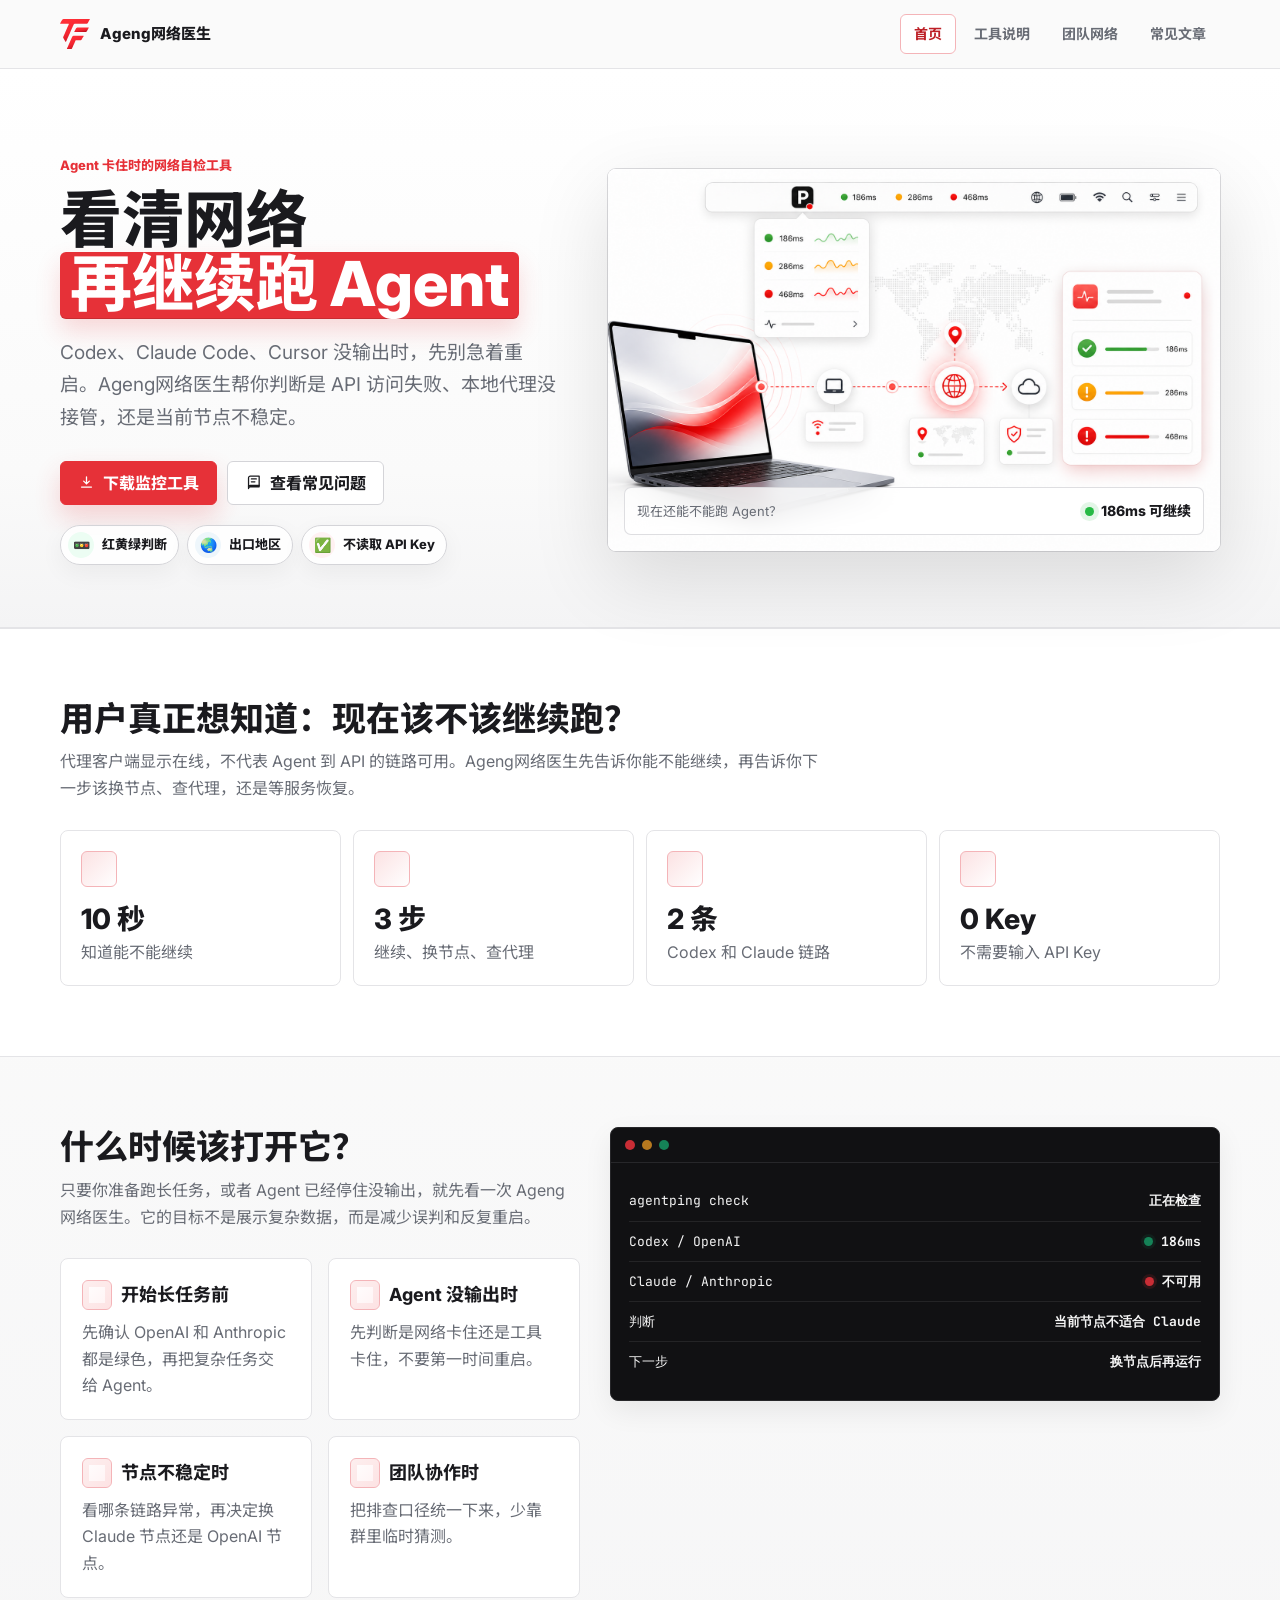
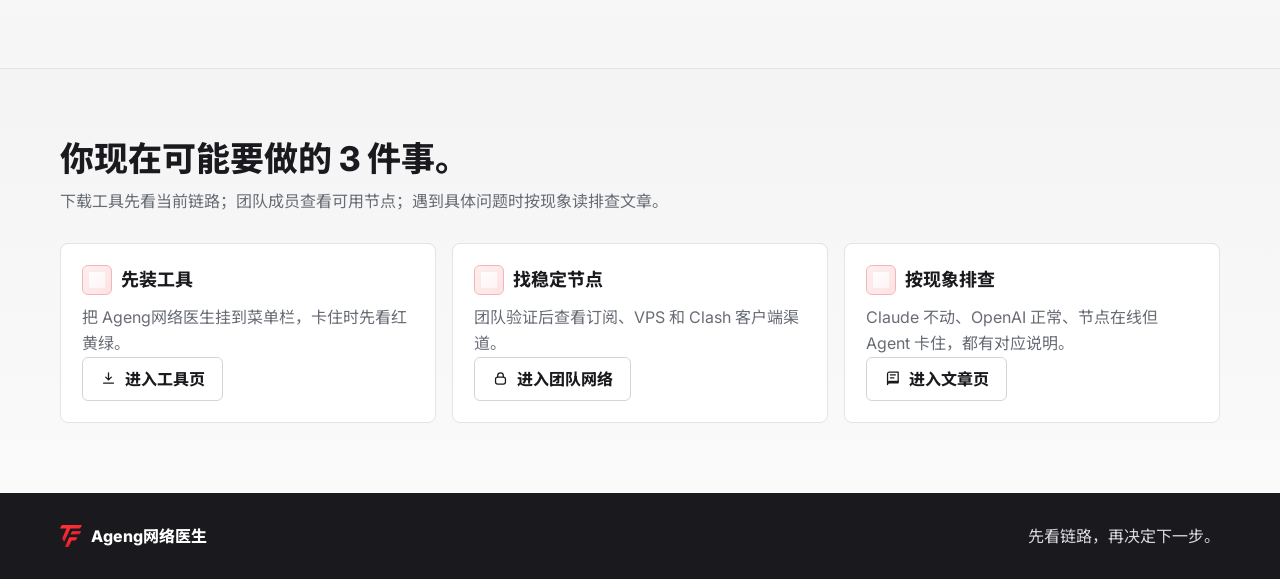
<file: website/index.html>
<!doctype html>
<html lang="zh-CN">
  <head>
    <meta charset="utf-8">
    <meta name="viewport" content="width=device-width, initial-scale=1">
    <meta name="color-scheme" content="light">
    <meta name="format-detection" content="telephone=no">
    <meta name="author" content="TranFu">
    <meta name="robots" content="index, follow">
    <title>Ageng网络医生 - Agent 卡住时先看网络哪里坏了</title>
    <meta name="description" content="Codex、Claude Code、Cursor 没反应时，Ageng网络医生帮你判断是 API 链路、代理规则、出口节点，还是工具本身卡住。">
    <link rel="canonical" href="https://agentping-app.tranfu.com/">
    <meta property="og:type" content="website">
    <meta property="og:site_name" content="Ageng网络医生 by TranFu">
    <meta property="og:locale" content="zh_CN">
    <meta property="og:url" content="https://agentping-app.tranfu.com/">
    <meta property="og:title" content="Ageng网络医生 - Agent 卡住时先看网络哪里坏了">
    <meta property="og:description" content="Codex、Claude Code、Cursor 没反应时，Ageng网络医生帮你判断是 API 链路、代理规则、出口节点，还是工具本身卡住。">
    <meta property="og:image" content="https://tranfu.com/brand/logo/social/og-image-1200x630.png">
    <meta property="og:image:secure_url" content="https://tranfu.com/brand/logo/social/og-image-1200x630.png">
    <meta property="og:image:type" content="image/png">
    <meta property="og:image:width" content="1200">
    <meta property="og:image:height" content="630">
    <meta property="og:image:alt" content="TranFu Ageng网络医生 网络监控工具">
    <meta name="twitter:card" content="summary_large_image">
    <meta name="twitter:title" content="Ageng网络医生 - Agent 卡住时先看网络哪里坏了">
    <meta name="twitter:description" content="Codex、Claude Code、Cursor 没反应时，Ageng网络医生帮你判断是 API 链路、代理规则、出口节点，还是工具本身卡住。">
    <meta name="twitter:image" content="https://tranfu.com/brand/logo/social/og-image-1200x630.png">
    <link rel="image_src" href="https://tranfu.com/brand/logo/social/og-image-1200x630.png">
    <link rel="shortcut icon" href="assets/brand/favicon.ico">
    <link rel="icon" type="image/svg+xml" href="assets/brand/logo-badge-rounded-rect-on-light.svg">
    <link rel="icon" type="image/png" sizes="32x32" href="assets/brand/favicon-32x32.png">
    <link rel="icon" type="image/png" sizes="16x16" href="assets/brand/favicon-16x16.png">
    <link rel="apple-touch-icon" sizes="180x180" href="assets/brand/apple-touch-icon-180.png">
    <link rel="apple-touch-icon-precomposed" sizes="180x180" href="assets/brand/apple-touch-icon-180.png">
    <link rel="manifest" href="site.webmanifest">
    <meta name="theme-color" content="#E63138">
    <link rel="preconnect" href="https://fonts.googleapis.com">
    <link rel="preconnect" href="https://fonts.gstatic.com" crossorigin>
    <link rel="stylesheet" href="https://fonts.googleapis.com/css2?family=Inter:wght@400;500;600;700;800&family=Noto+Sans+SC:wght@400;500;600;700;800&family=JetBrains+Mono:wght@400;500;600;700&display=swap">
    <link rel="stylesheet" href="styles.css">
    <script type="application/ld+json">{"@context":"https://schema.org","@type":"Organization","@id":"https://tranfu.com#organization","name":"TranFu","url":"https://tranfu.com","logo":"https://tranfu.com/brand/logo/png/apple-touch-icon-180.png","description":"让 AI Agent 干活，你只做决策"}</script>
  </head>
  <body>
    <header class="site-header">
      <nav class="nav">
        <a class="brand" href="index.html"><img class="brand-logo" src="assets/brand/logo-symbol-primary-on-light.svg" width="28" height="28" alt="TranFu"><span>Ageng网络医生</span></a>
        <div class="nav-links">
          <a class="active" href="index.html">首页</a>
          <a href="tool.html">工具说明</a>
          <a href="vpn.html">团队网络</a>
          <a href="articles.html">常见文章</a>
        </div>
      </nav>
    </header>

    <main>
      <section class="hero">
        <div class="hero-layout">
          <div class="hero-content">
            <p class="eyebrow">Agent 卡住时的网络自检工具</p>
            <h1><span class="headline-line">看清网络</span><span class="text-highlight headline-line">再继续跑 Agent</span></h1>
            <p class="hero-copy">Codex、Claude Code、Cursor 没输出时，先别急着重启。Ageng网络医生帮你判断是 API 访问失败、本地代理没接管，还是当前节点不稳定。</p>
            <div class="actions">
              <a class="button primary" href="tool.html"><svg class="button-icon" aria-hidden="true"><use href="assets/visuals.svg#icon-download"></use></svg>下载监控工具</a>
              <a class="button secondary" href="articles.html"><svg class="button-icon" aria-hidden="true"><use href="assets/visuals.svg#icon-book"></use></svg>查看常见问题</a>
            </div>
            <div class="trust-row" aria-label="Ageng网络医生 关键能力">
              <span class="trust-chip trust-green"><span class="trust-icon" aria-hidden="true">🚥</span><strong>红黄绿判断</strong></span>
              <span class="trust-chip trust-blue"><span class="trust-icon" aria-hidden="true">🌏</span><strong>出口地区</strong></span>
              <span class="trust-chip trust-red"><span class="trust-icon" aria-hidden="true">✅</span><strong>不读取 API Key</strong></span>
            </div>
          </div>
          <figure class="hero-art-card" aria-label="Ageng网络医生 网络链路监控插图">
            <img class="hero-art-image" src="assets/agent-network-doctor-hero.png" width="1586" height="992" alt="Ageng网络医生显示菜单栏状态、出口节点、链路延迟和红黄绿诊断结果">
            <figcaption class="hero-art-caption">
              <span>现在还能不能跑 Agent？</span>
              <strong><i></i>186ms 可继续</strong>
            </figcaption>
          </figure>
        </div>
      </section>

      <section class="section soft">
        <div class="wrap">
          <div class="section-head">
            <h2>用户真正想知道：现在该不该继续跑？</h2>
            <p>代理客户端显示在线，不代表 Agent 到 API 的链路可用。Ageng网络医生先告诉你能不能继续，再告诉你下一步该换节点、查代理，还是等服务恢复。</p>
          </div>
          <div class="metric-band">
            <div class="metric"><strong>10 秒</strong><span>知道能不能继续</span></div>
            <div class="metric"><strong>3 步</strong><span>继续、换节点、查代理</span></div>
            <div class="metric"><strong>2 条</strong><span>Codex 和 Claude 链路</span></div>
            <div class="metric"><strong>0 Key</strong><span>不需要输入 API Key</span></div>
          </div>
        </div>
      </section>

      <section class="section">
        <div class="wrap product-strip">
          <div>
            <div class="section-head">
              <h2>什么时候该打开它？</h2>
              <p>只要你准备跑长任务，或者 Agent 已经停住没输出，就先看一次 Ageng网络医生。它的目标不是展示复杂数据，而是减少误判和反复重启。</p>
            </div>
            <div class="grid two">
              <div class="card"><h3>开始长任务前</h3><p>先确认 OpenAI 和 Anthropic 都是绿色，再把复杂任务交给 Agent。</p></div>
              <div class="card"><h3>Agent 没输出时</h3><p>先判断是网络卡住还是工具卡住，不要第一时间重启。</p></div>
              <div class="card"><h3>节点不稳定时</h3><p>看哪条链路异常，再决定换 Claude 节点还是 OpenAI 节点。</p></div>
              <div class="card"><h3>团队协作时</h3><p>把排查口径统一下来，少靠群里临时猜测。</p></div>
            </div>
          </div>
          <div class="console" aria-label="Ageng网络医生 诊断示例">
            <div class="console-bar"><span></span><span></span><span></span></div>
            <div class="console-body">
              <div class="console-line"><span>agentping check</span><strong>正在检查</strong></div>
              <div class="console-line"><span>Codex / OpenAI</span><strong><span class="status-dot"></span>186ms</strong></div>
              <div class="console-line"><span>Claude / Anthropic</span><strong><span class="status-dot red"></span>不可用</strong></div>
              <div class="console-line"><span>判断</span><strong>当前节点不适合 Claude</strong></div>
              <div class="console-line"><span>下一步</span><strong>换节点后再运行</strong></div>
            </div>
          </div>
        </div>
      </section>

      <section class="section deep">
        <div class="wrap">
          <div class="section-head">
            <h2>你现在可能要做的 3 件事。</h2>
            <p>下载工具先看当前链路；团队成员查看可用节点；遇到具体问题时按现象读排查文章。</p>
          </div>
          <div class="grid three">
            <div class="card"><h3>先装工具</h3><p>把 Ageng网络医生挂到菜单栏，卡住时先看红黄绿。</p><a class="button light" href="tool.html"><svg class="button-icon" aria-hidden="true"><use href="assets/visuals.svg#icon-download"></use></svg>进入工具页</a></div>
            <div class="card"><h3>找稳定节点</h3><p>团队验证后查看订阅、VPS 和 Clash 客户端渠道。</p><a class="button light" href="vpn.html"><svg class="button-icon" aria-hidden="true"><use href="assets/visuals.svg#icon-lock"></use></svg>进入团队网络</a></div>
            <div class="card"><h3>按现象排查</h3><p>Claude 不动、OpenAI 正常、节点在线但 Agent 卡住，都有对应说明。</p><a class="button light" href="articles.html"><svg class="button-icon" aria-hidden="true"><use href="assets/visuals.svg#icon-book"></use></svg>进入文章页</a></div>
          </div>
        </div>
      </section>
    </main>

    <footer class="footer">
      <div class="wrap">
        <span class="footer-brand"><img src="assets/brand/logo-symbol-primary-on-dark.svg" width="22" height="22" alt="TranFu">Ageng网络医生</span>
        <span>先看链路，再决定下一步。</span>
      </div>
    </footer>
    <script src="site.js"></script>
  </body>
</html>
</file>
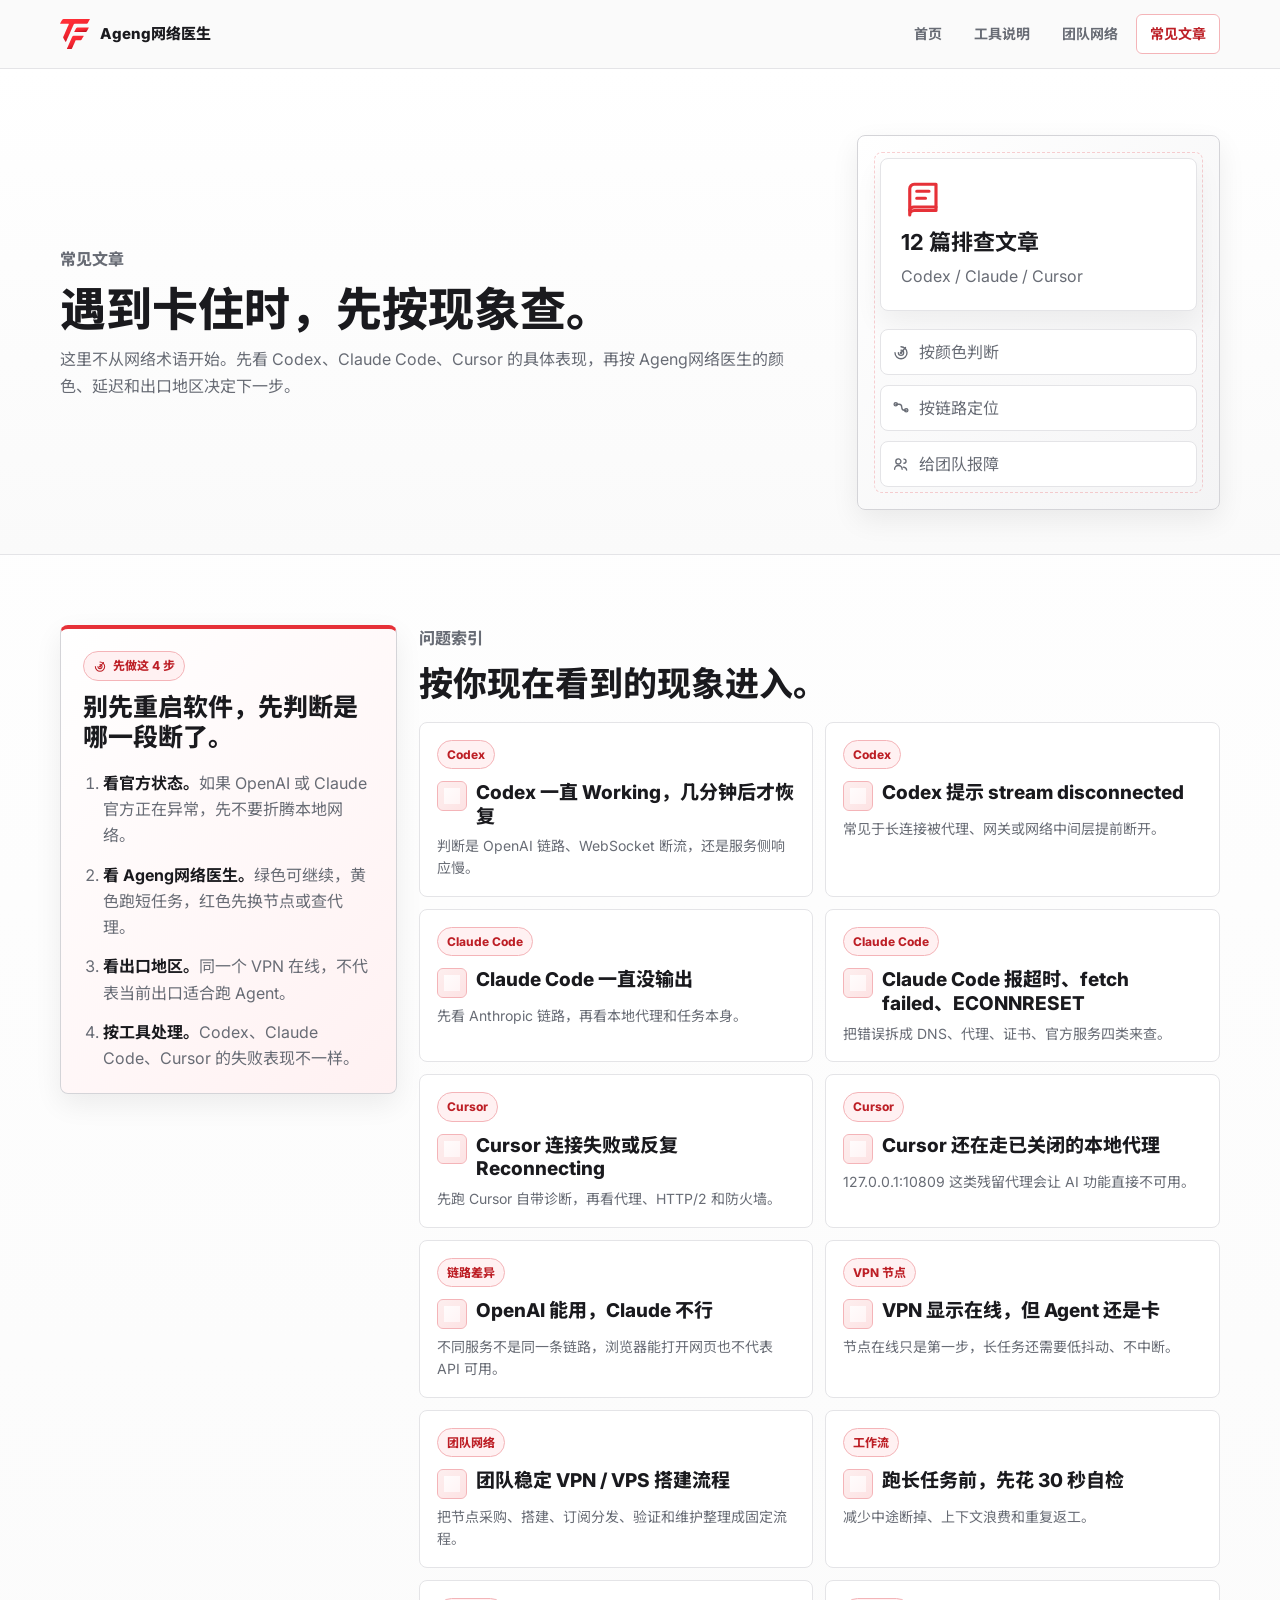
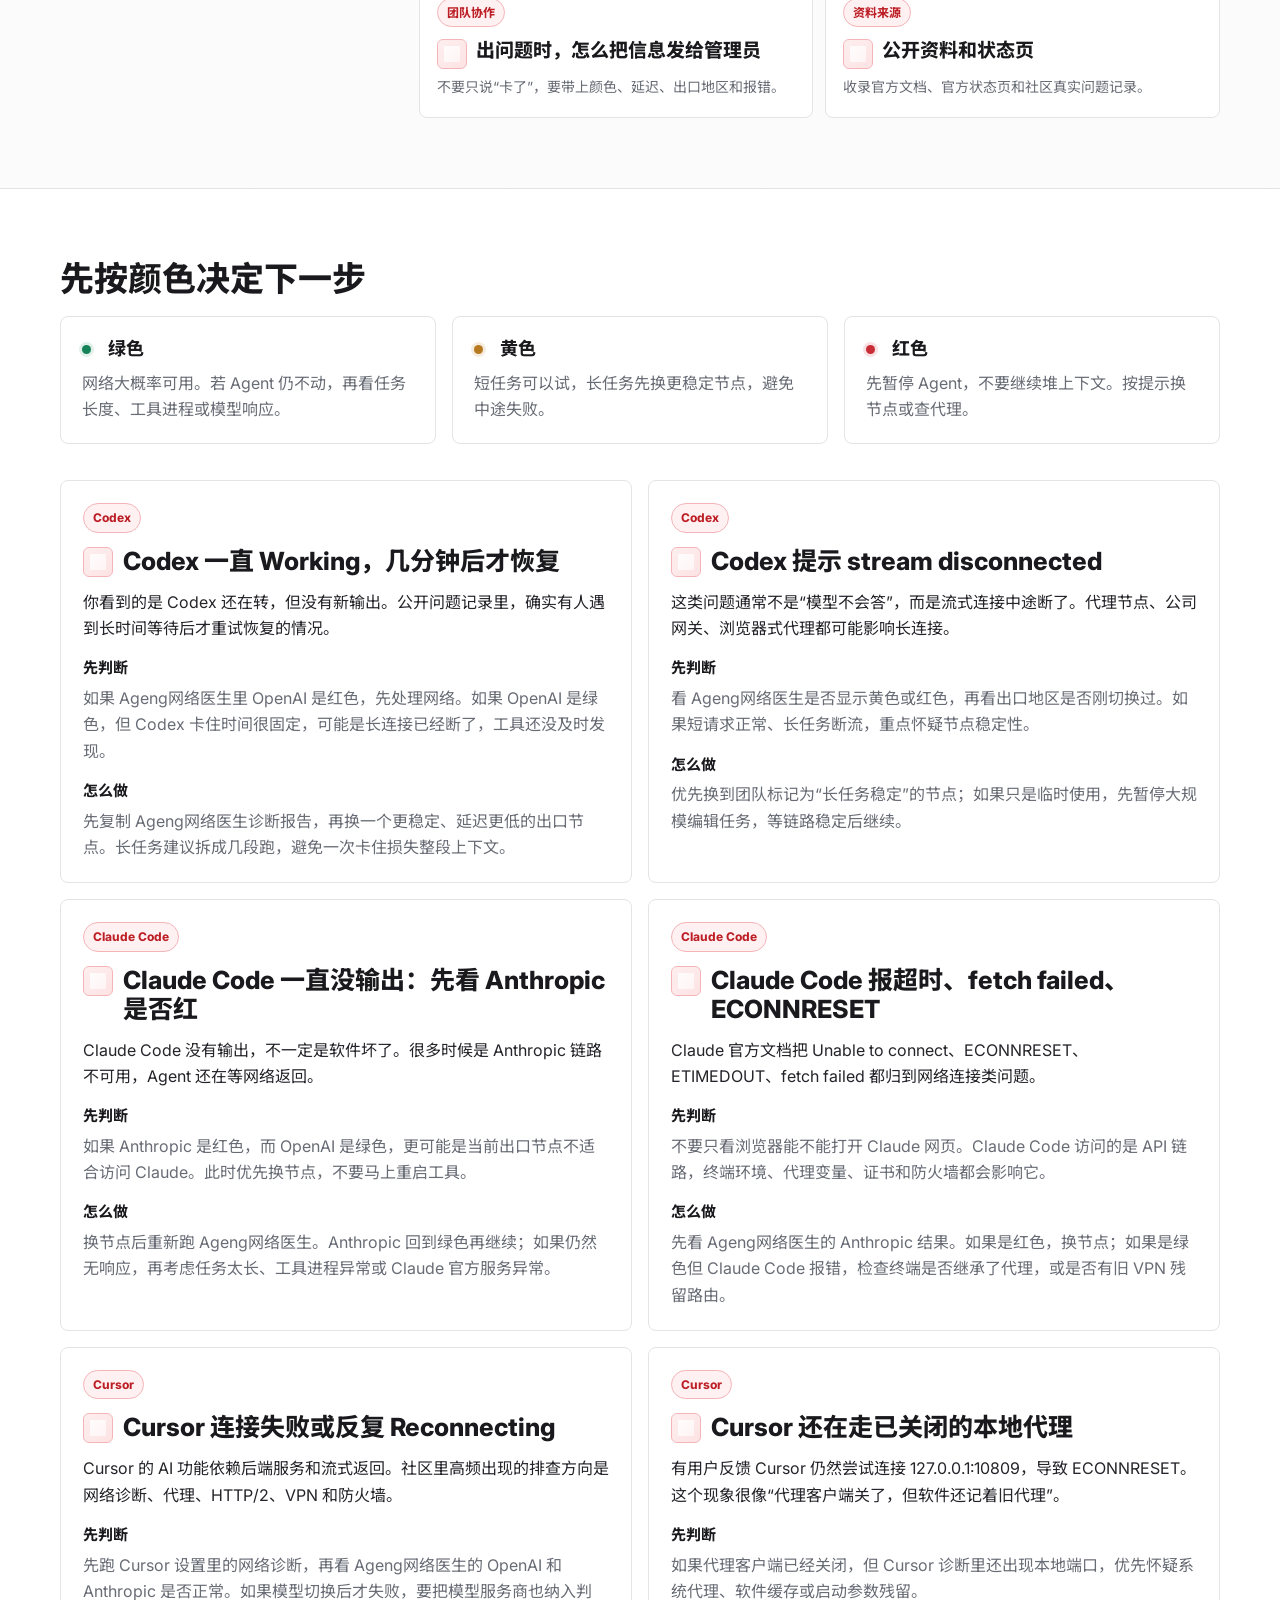
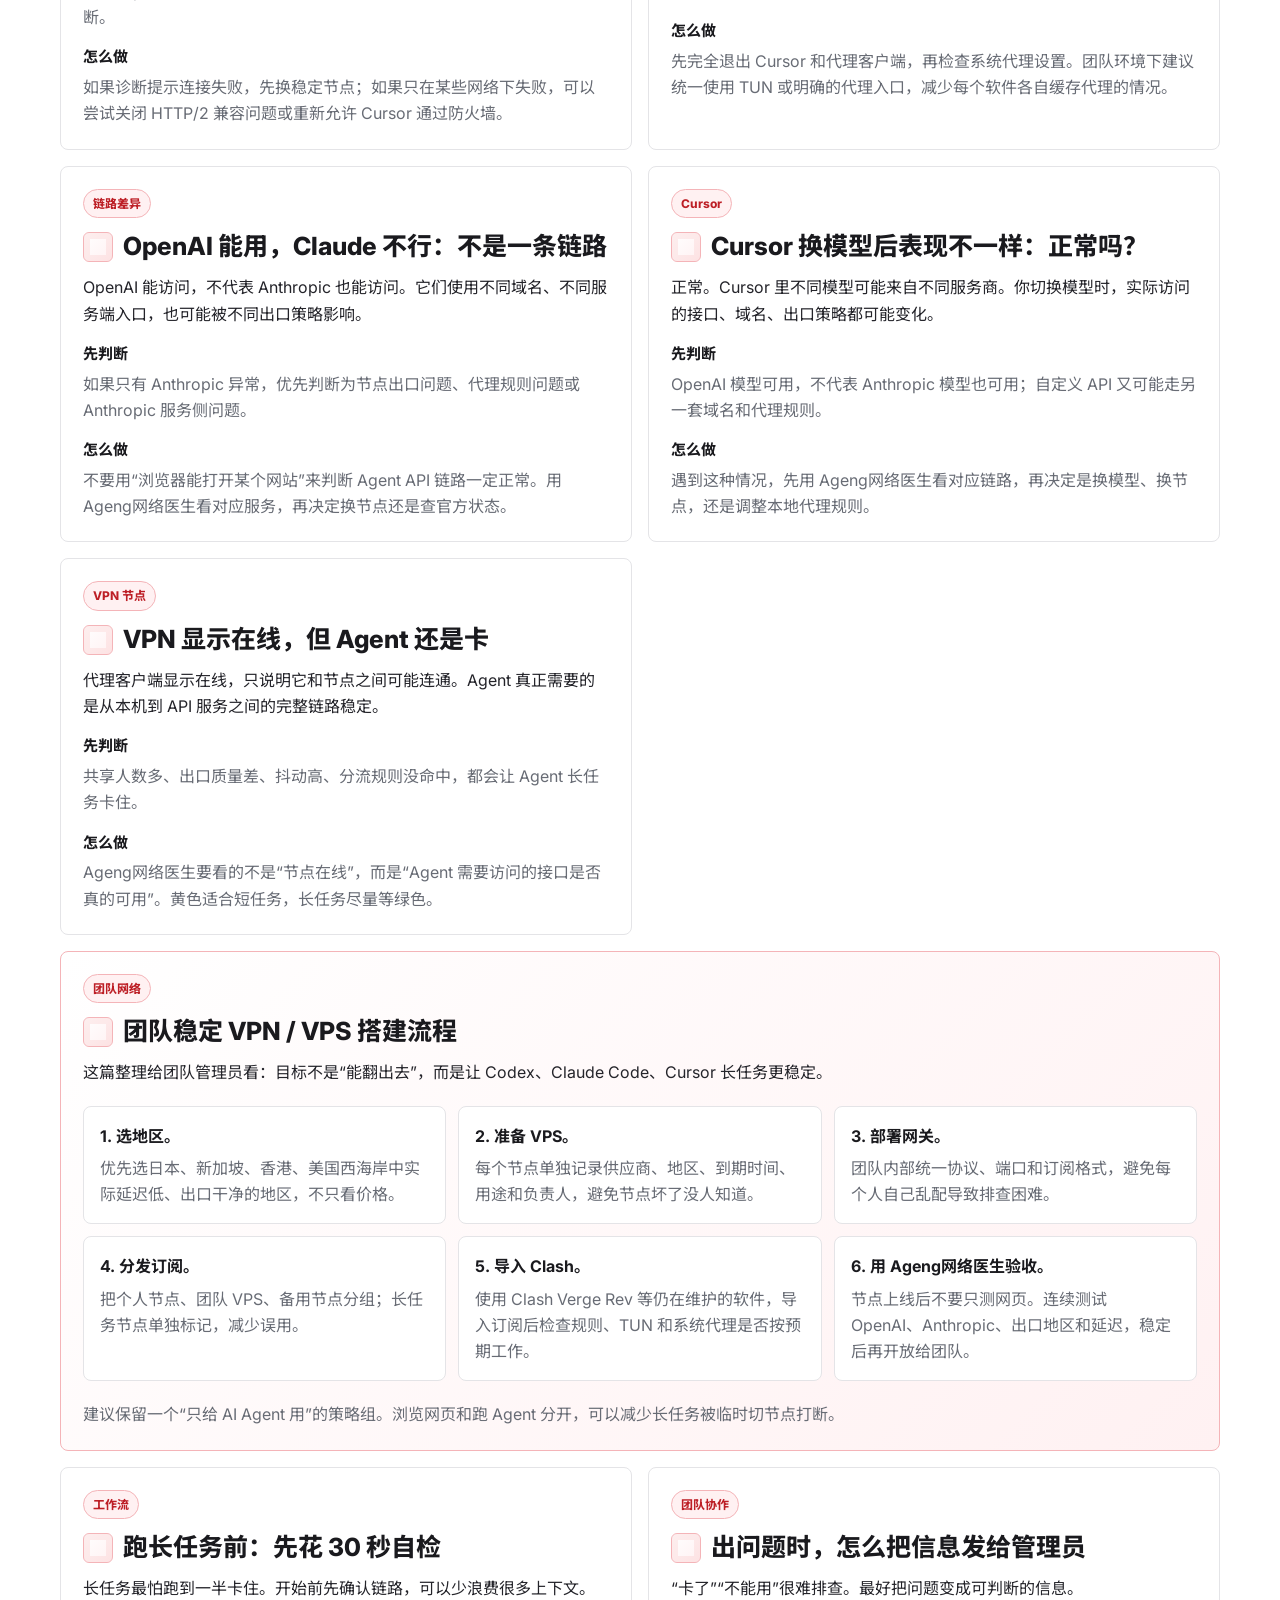
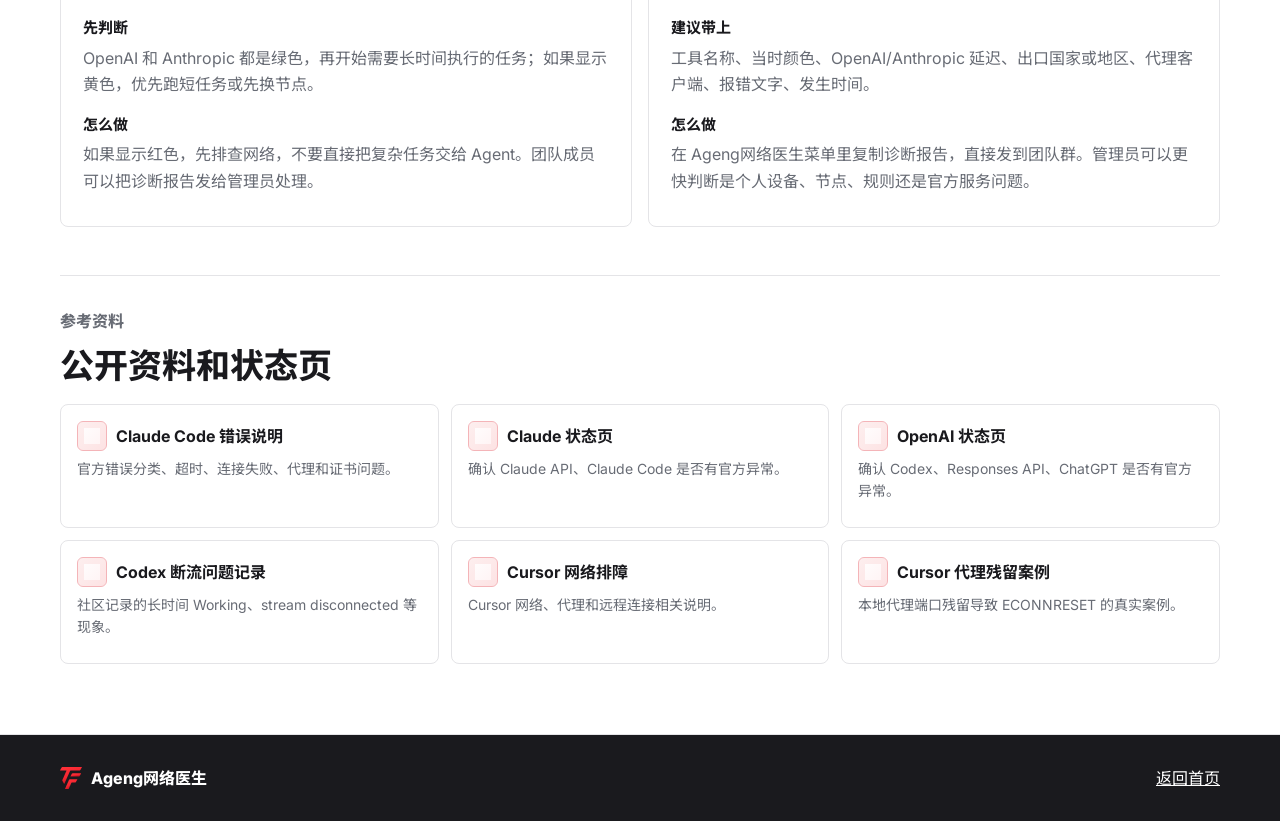
<file: website/articles.html>
<!doctype html>
<html lang="zh-CN">
  <head>
    <meta charset="utf-8">
    <meta name="viewport" content="width=device-width, initial-scale=1">
    <meta name="color-scheme" content="light">
    <meta name="format-detection" content="telephone=no">
    <meta name="author" content="TranFu">
    <meta name="robots" content="index, follow">
    <title>常见问题 - Ageng网络医生</title>
    <meta name="description" content="Codex、Claude Code、Cursor 卡住、断流、超时、代理失效时怎么排查：按现象定位网络问题，整理团队 VPN/VPS 搭建和使用流程。">
    <link rel="canonical" href="https://agentping-app.tranfu.com/articles.html">
    <meta property="og:type" content="website">
    <meta property="og:site_name" content="Ageng网络医生 by TranFu">
    <meta property="og:locale" content="zh_CN">
    <meta property="og:url" content="https://agentping-app.tranfu.com/articles.html">
    <meta property="og:title" content="常见问题 - Ageng网络医生">
    <meta property="og:description" content="Codex、Claude Code、Cursor 卡住、断流、超时、代理失效时怎么排查：按现象定位网络问题，整理团队 VPN/VPS 搭建和使用流程。">
    <meta property="og:image" content="https://tranfu.com/brand/logo/social/og-image-1200x630.png">
    <meta property="og:image:secure_url" content="https://tranfu.com/brand/logo/social/og-image-1200x630.png">
    <meta property="og:image:type" content="image/png">
    <meta property="og:image:width" content="1200">
    <meta property="og:image:height" content="630">
    <meta property="og:image:alt" content="TranFu Ageng网络医生 网络监控工具">
    <meta name="twitter:card" content="summary_large_image">
    <meta name="twitter:title" content="常见问题 - Ageng网络医生">
    <meta name="twitter:description" content="Codex、Claude Code、Cursor 卡住、断流、超时、代理失效时怎么排查：按现象定位网络问题，整理团队 VPN/VPS 搭建和使用流程。">
    <meta name="twitter:image" content="https://tranfu.com/brand/logo/social/og-image-1200x630.png">
    <link rel="image_src" href="https://tranfu.com/brand/logo/social/og-image-1200x630.png">
    <link rel="shortcut icon" href="assets/brand/favicon.ico">
    <link rel="icon" type="image/svg+xml" href="assets/brand/logo-badge-rounded-rect-on-light.svg">
    <link rel="icon" type="image/png" sizes="32x32" href="assets/brand/favicon-32x32.png">
    <link rel="icon" type="image/png" sizes="16x16" href="assets/brand/favicon-16x16.png">
    <link rel="apple-touch-icon" sizes="180x180" href="assets/brand/apple-touch-icon-180.png">
    <link rel="apple-touch-icon-precomposed" sizes="180x180" href="assets/brand/apple-touch-icon-180.png">
    <link rel="manifest" href="site.webmanifest">
    <meta name="theme-color" content="#E63138">
    <link rel="preconnect" href="https://fonts.googleapis.com">
    <link rel="preconnect" href="https://fonts.gstatic.com" crossorigin>
    <link rel="stylesheet" href="https://fonts.googleapis.com/css2?family=Inter:wght@400;500;600;700;800&family=Noto+Sans+SC:wght@400;500;600;700;800&family=JetBrains+Mono:wght@400;500;600;700&display=swap">
    <link rel="stylesheet" href="styles.css">
    <script type="application/ld+json">{"@context":"https://schema.org","@type":"Organization","@id":"https://tranfu.com#organization","name":"TranFu","url":"https://tranfu.com","logo":"https://tranfu.com/brand/logo/png/apple-touch-icon-180.png","description":"让 AI Agent 干活，你只做决策"}</script>
  </head>
  <body>
    <header class="site-header">
      <nav class="nav">
        <a class="brand" href="index.html"><img class="brand-logo" src="assets/brand/logo-symbol-primary-on-light.svg" width="28" height="28" alt="TranFu"><span>Ageng网络医生</span></a>
        <div class="nav-links">
          <a href="index.html">首页</a>
          <a href="tool.html">工具说明</a>
          <a href="vpn.html">团队网络</a>
          <a class="active" href="articles.html">常见文章</a>
        </div>
      </nav>
    </header>

    <main>
      <section class="page-hero">
        <div class="wrap page-hero-grid">
          <div class="page-title">
            <p class="eyebrow">常见文章</p>
            <h1>遇到卡住时，先按现象查。</h1>
            <p>这里不从网络术语开始。先看 Codex、Claude Code、Cursor 的具体表现，再按 Ageng网络医生的颜色、延迟和出口地区决定下一步。</p>
          </div>
          <div class="page-visual article-visual" aria-label="网络问题知识库示意">
            <div class="knowledge-card primary">
              <svg aria-hidden="true"><use href="assets/visuals.svg#icon-book"></use></svg>
              <strong>12 篇排查文章</strong>
              <span>Codex / Claude / Cursor</span>
            </div>
            <div class="knowledge-grid">
              <span><svg class="inline-icon" aria-hidden="true"><use href="assets/visuals.svg#icon-radar"></use></svg>按颜色判断</span>
              <span><svg class="inline-icon" aria-hidden="true"><use href="assets/visuals.svg#icon-route"></use></svg>按链路定位</span>
              <span><svg class="inline-icon" aria-hidden="true"><use href="assets/visuals.svg#icon-users"></use></svg>给团队报障</span>
            </div>
          </div>
        </div>
      </section>

      <section class="section">
        <div class="wrap">
          <div class="article-hub">
            <aside class="article-diagnostic">
              <span class="article-tag"><svg class="tag-icon" aria-hidden="true"><use href="assets/visuals.svg#icon-radar"></use></svg>先做这 4 步</span>
              <h2>别先重启软件，先判断是哪一段断了。</h2>
              <ol>
                <li><strong>看官方状态。</strong>如果 OpenAI 或 Claude 官方正在异常，先不要折腾本地网络。</li>
                <li><strong>看 Ageng网络医生。</strong>绿色可继续，黄色跑短任务，红色先换节点或查代理。</li>
                <li><strong>看出口地区。</strong>同一个 VPN 在线，不代表当前出口适合跑 Agent。</li>
                <li><strong>按工具处理。</strong>Codex、Claude Code、Cursor 的失败表现不一样。</li>
              </ol>
            </aside>

            <div class="article-index-panel">
              <div class="section-head compact">
                <p class="eyebrow">问题索引</p>
                <h2>按你现在看到的现象进入。</h2>
              </div>
              <div class="article-list">
                <a class="article-item" href="#codex-working">
                  <span class="article-tag">Codex</span>
                  <div><h2>Codex 一直 Working，几分钟后才恢复</h2><p>判断是 OpenAI 链路、WebSocket 断流，还是服务侧响应慢。</p></div>
                </a>
                <a class="article-item" href="#codex-stream">
                  <span class="article-tag">Codex</span>
                  <div><h2>Codex 提示 stream disconnected</h2><p>常见于长连接被代理、网关或网络中间层提前断开。</p></div>
                </a>
                <a class="article-item" href="#claude-stuck">
                  <span class="article-tag">Claude Code</span>
                  <div><h2>Claude Code 一直没输出</h2><p>先看 Anthropic 链路，再看本地代理和任务本身。</p></div>
                </a>
                <a class="article-item" href="#claude-timeout">
                  <span class="article-tag">Claude Code</span>
                  <div><h2>Claude Code 报超时、fetch failed、ECONNRESET</h2><p>把错误拆成 DNS、代理、证书、官方服务四类来查。</p></div>
                </a>
                <a class="article-item" href="#cursor-connection">
                  <span class="article-tag">Cursor</span>
                  <div><h2>Cursor 连接失败或反复 Reconnecting</h2><p>先跑 Cursor 自带诊断，再看代理、HTTP/2 和防火墙。</p></div>
                </a>
                <a class="article-item" href="#cursor-proxy-cache">
                  <span class="article-tag">Cursor</span>
                  <div><h2>Cursor 还在走已关闭的本地代理</h2><p>127.0.0.1:10809 这类残留代理会让 AI 功能直接不可用。</p></div>
                </a>
                <a class="article-item" href="#openai-ok-anthropic-bad">
                  <span class="article-tag">链路差异</span>
                  <div><h2>OpenAI 能用，Claude 不行</h2><p>不同服务不是同一条链路，浏览器能打开网页也不代表 API 可用。</p></div>
                </a>
                <a class="article-item" href="#vpn-online-not-enough">
                  <span class="article-tag">VPN 节点</span>
                  <div><h2>VPN 显示在线，但 Agent 还是卡</h2><p>节点在线只是第一步，长任务还需要低抖动、不中断。</p></div>
                </a>
                <a class="article-item" href="#vpn-build-flow">
                  <span class="article-tag">团队网络</span>
                  <div><h2>团队稳定 VPN / VPS 搭建流程</h2><p>把节点采购、搭建、订阅分发、验证和维护整理成固定流程。</p></div>
                </a>
                <a class="article-item" href="#before-long-task">
                  <span class="article-tag">工作流</span>
                  <div><h2>跑长任务前，先花 30 秒自检</h2><p>减少中途断掉、上下文浪费和重复返工。</p></div>
                </a>
                <a class="article-item" href="#team-report">
                  <span class="article-tag">团队协作</span>
                  <div><h2>出问题时，怎么把信息发给管理员</h2><p>不要只说“卡了”，要带上颜色、延迟、出口地区和报错。</p></div>
                </a>
                <a class="article-item" href="#sources">
                  <span class="article-tag">资料来源</span>
                  <div><h2>公开资料和状态页</h2><p>收录官方文档、官方状态页和社区真实问题记录。</p></div>
                </a>
              </div>
            </div>
          </div>
        </div>
      </section>

      <section class="section soft">
        <div class="wrap article-body">
          <div class="quick-guide">
            <h2>先按颜色决定下一步</h2>
            <div class="grid three">
              <div class="card"><h3><span class="status-dot"></span>绿色</h3><p>网络大概率可用。若 Agent 仍不动，再看任务长度、工具进程或模型响应。</p></div>
              <div class="card"><h3><span class="status-dot yellow"></span>黄色</h3><p>短任务可以试，长任务先换更稳定节点，避免中途失败。</p></div>
              <div class="card"><h3><span class="status-dot red"></span>红色</h3><p>先暂停 Agent，不要继续堆上下文。按提示换节点或查代理。</p></div>
            </div>
          </div>

          <div class="article-grid">
            <article class="article-card" id="codex-working">
              <span class="article-tag">Codex</span>
              <h2>Codex 一直 Working，几分钟后才恢复</h2>
              <p class="article-lede">你看到的是 Codex 还在转，但没有新输出。公开问题记录里，确实有人遇到长时间等待后才重试恢复的情况。</p>
              <h3>先判断</h3>
              <p>如果 Ageng网络医生里 OpenAI 是红色，先处理网络。如果 OpenAI 是绿色，但 Codex 卡住时间很固定，可能是长连接已经断了，工具还没及时发现。</p>
              <h3>怎么做</h3>
              <p>先复制 Ageng网络医生诊断报告，再换一个更稳定、延迟更低的出口节点。长任务建议拆成几段跑，避免一次卡住损失整段上下文。</p>
            </article>

            <article class="article-card" id="codex-stream">
              <span class="article-tag">Codex</span>
              <h2>Codex 提示 stream disconnected</h2>
              <p class="article-lede">这类问题通常不是“模型不会答”，而是流式连接中途断了。代理节点、公司网关、浏览器式代理都可能影响长连接。</p>
              <h3>先判断</h3>
              <p>看 Ageng网络医生是否显示黄色或红色，再看出口地区是否刚切换过。如果短请求正常、长任务断流，重点怀疑节点稳定性。</p>
              <h3>怎么做</h3>
              <p>优先换到团队标记为“长任务稳定”的节点；如果只是临时使用，先暂停大规模编辑任务，等链路稳定后继续。</p>
            </article>

            <article class="article-card" id="claude-stuck">
              <span class="article-tag">Claude Code</span>
              <h2>Claude Code 一直没输出：先看 Anthropic 是否红</h2>
              <p class="article-lede">Claude Code 没有输出，不一定是软件坏了。很多时候是 Anthropic 链路不可用，Agent 还在等网络返回。</p>
              <h3>先判断</h3>
              <p>如果 Anthropic 是红色，而 OpenAI 是绿色，更可能是当前出口节点不适合访问 Claude。此时优先换节点，不要马上重启工具。</p>
              <h3>怎么做</h3>
              <p>换节点后重新跑 Ageng网络医生。Anthropic 回到绿色再继续；如果仍然无响应，再考虑任务太长、工具进程异常或 Claude 官方服务异常。</p>
            </article>

            <article class="article-card" id="claude-timeout">
              <span class="article-tag">Claude Code</span>
              <h2>Claude Code 报超时、fetch failed、ECONNRESET</h2>
              <p class="article-lede">Claude 官方文档把 Unable to connect、ECONNRESET、ETIMEDOUT、fetch failed 都归到网络连接类问题。</p>
              <h3>先判断</h3>
              <p>不要只看浏览器能不能打开 Claude 网页。Claude Code 访问的是 API 链路，终端环境、代理变量、证书和防火墙都会影响它。</p>
              <h3>怎么做</h3>
              <p>先看 Ageng网络医生的 Anthropic 结果。如果是红色，换节点；如果是绿色但 Claude Code 报错，检查终端是否继承了代理，或是否有旧 VPN 残留路由。</p>
            </article>

            <article class="article-card" id="cursor-connection">
              <span class="article-tag">Cursor</span>
              <h2>Cursor 连接失败或反复 Reconnecting</h2>
              <p class="article-lede">Cursor 的 AI 功能依赖后端服务和流式返回。社区里高频出现的排查方向是网络诊断、代理、HTTP/2、VPN 和防火墙。</p>
              <h3>先判断</h3>
              <p>先跑 Cursor 设置里的网络诊断，再看 Ageng网络医生的 OpenAI 和 Anthropic 是否正常。如果模型切换后才失败，要把模型服务商也纳入判断。</p>
              <h3>怎么做</h3>
              <p>如果诊断提示连接失败，先换稳定节点；如果只在某些网络下失败，可以尝试关闭 HTTP/2 兼容问题或重新允许 Cursor 通过防火墙。</p>
            </article>

            <article class="article-card" id="cursor-proxy-cache">
              <span class="article-tag">Cursor</span>
              <h2>Cursor 还在走已关闭的本地代理</h2>
              <p class="article-lede">有用户反馈 Cursor 仍然尝试连接 127.0.0.1:10809，导致 ECONNRESET。这个现象很像“代理客户端关了，但软件还记着旧代理”。</p>
              <h3>先判断</h3>
              <p>如果代理客户端已经关闭，但 Cursor 诊断里还出现本地端口，优先怀疑系统代理、软件缓存或启动参数残留。</p>
              <h3>怎么做</h3>
              <p>先完全退出 Cursor 和代理客户端，再检查系统代理设置。团队环境下建议统一使用 TUN 或明确的代理入口，减少每个软件各自缓存代理的情况。</p>
            </article>

            <article class="article-card" id="openai-ok-anthropic-bad">
              <span class="article-tag">链路差异</span>
              <h2>OpenAI 能用，Claude 不行：不是一条链路</h2>
              <p class="article-lede">OpenAI 能访问，不代表 Anthropic 也能访问。它们使用不同域名、不同服务端入口，也可能被不同出口策略影响。</p>
              <h3>先判断</h3>
              <p>如果只有 Anthropic 异常，优先判断为节点出口问题、代理规则问题或 Anthropic 服务侧问题。</p>
              <h3>怎么做</h3>
              <p>不要用“浏览器能打开某个网站”来判断 Agent API 链路一定正常。用 Ageng网络医生看对应服务，再决定换节点还是查官方状态。</p>
            </article>

            <article class="article-card" id="cursor-models">
              <span class="article-tag">Cursor</span>
              <h2>Cursor 换模型后表现不一样：正常吗？</h2>
              <p class="article-lede">正常。Cursor 里不同模型可能来自不同服务商。你切换模型时，实际访问的接口、域名、出口策略都可能变化。</p>
              <h3>先判断</h3>
              <p>OpenAI 模型可用，不代表 Anthropic 模型也可用；自定义 API 又可能走另一套域名和代理规则。</p>
              <h3>怎么做</h3>
              <p>遇到这种情况，先用 Ageng网络医生看对应链路，再决定是换模型、换节点，还是调整本地代理规则。</p>
            </article>

            <article class="article-card" id="vpn-online-not-enough">
              <span class="article-tag">VPN 节点</span>
              <h2>VPN 显示在线，但 Agent 还是卡</h2>
              <p class="article-lede">代理客户端显示在线，只说明它和节点之间可能连通。Agent 真正需要的是从本机到 API 服务之间的完整链路稳定。</p>
              <h3>先判断</h3>
              <p>共享人数多、出口质量差、抖动高、分流规则没命中，都会让 Agent 长任务卡住。</p>
              <h3>怎么做</h3>
              <p>Ageng网络医生要看的不是“节点在线”，而是“Agent 需要访问的接口是否真的可用”。黄色适合短任务，长任务尽量等绿色。</p>
            </article>

            <article class="article-card featured" id="vpn-build-flow">
              <span class="article-tag">团队网络</span>
              <h2>团队稳定 VPN / VPS 搭建流程</h2>
              <p class="article-lede">这篇整理给团队管理员看：目标不是“能翻出去”，而是让 Codex、Claude Code、Cursor 长任务更稳定。</p>
              <div class="process-list">
                <div><strong>1. 选地区。</strong><p>优先选日本、新加坡、香港、美国西海岸中实际延迟低、出口干净的地区，不只看价格。</p></div>
                <div><strong>2. 准备 VPS。</strong><p>每个节点单独记录供应商、地区、到期时间、用途和负责人，避免节点坏了没人知道。</p></div>
                <div><strong>3. 部署网关。</strong><p>团队内部统一协议、端口和订阅格式，避免每个人自己乱配导致排查困难。</p></div>
                <div><strong>4. 分发订阅。</strong><p>把个人节点、团队 VPS、备用节点分组；长任务节点单独标记，减少误用。</p></div>
                <div><strong>5. 导入 Clash。</strong><p>使用 Clash Verge Rev 等仍在维护的软件，导入订阅后检查规则、TUN 和系统代理是否按预期工作。</p></div>
                <div><strong>6. 用 Ageng网络医生验收。</strong><p>节点上线后不要只测网页。连续测试 OpenAI、Anthropic、出口地区和延迟，稳定后再开放给团队。</p></div>
              </div>
              <p>建议保留一个“只给 AI Agent 用”的策略组。浏览网页和跑 Agent 分开，可以减少长任务被临时切节点打断。</p>
            </article>

            <article class="article-card" id="before-long-task">
              <span class="article-tag">工作流</span>
              <h2>跑长任务前：先花 30 秒自检</h2>
              <p class="article-lede">长任务最怕跑到一半卡住。开始前先确认链路，可以少浪费很多上下文。</p>
              <h3>先判断</h3>
              <p>OpenAI 和 Anthropic 都是绿色，再开始需要长时间执行的任务；如果显示黄色，优先跑短任务或先换节点。</p>
              <h3>怎么做</h3>
              <p>如果显示红色，先排查网络，不要直接把复杂任务交给 Agent。团队成员可以把诊断报告发给管理员处理。</p>
            </article>

            <article class="article-card" id="team-report">
              <span class="article-tag">团队协作</span>
              <h2>出问题时，怎么把信息发给管理员</h2>
              <p class="article-lede">“卡了”“不能用”很难排查。最好把问题变成可判断的信息。</p>
              <h3>建议带上</h3>
              <p>工具名称、当时颜色、OpenAI/Anthropic 延迟、出口国家或地区、代理客户端、报错文字、发生时间。</p>
              <h3>怎么做</h3>
              <p>在 Ageng网络医生菜单里复制诊断报告，直接发到团队群。管理员可以更快判断是个人设备、节点、规则还是官方服务问题。</p>
            </article>
          </div>

          <section class="source-panel" id="sources">
            <div class="section-head compact">
              <p class="eyebrow">参考资料</p>
              <h2>公开资料和状态页</h2>
            </div>
            <div class="source-grid">
              <a class="source-card" href="https://code.claude.com/docs/en/errors" target="_blank" rel="noreferrer"><strong>Claude Code 错误说明</strong><span>官方错误分类、超时、连接失败、代理和证书问题。</span></a>
              <a class="source-card" href="https://status.claude.com/" target="_blank" rel="noreferrer"><strong>Claude 状态页</strong><span>确认 Claude API、Claude Code 是否有官方异常。</span></a>
              <a class="source-card" href="https://status.openai.com/" target="_blank" rel="noreferrer"><strong>OpenAI 状态页</strong><span>确认 Codex、Responses API、ChatGPT 是否有官方异常。</span></a>
              <a class="source-card" href="https://github.com/openai/codex/issues/23807" target="_blank" rel="noreferrer"><strong>Codex 断流问题记录</strong><span>社区记录的长时间 Working、stream disconnected 等现象。</span></a>
              <a class="source-card" href="https://cursor.com/help/troubleshooting/network" target="_blank" rel="noreferrer"><strong>Cursor 网络排障</strong><span>Cursor 网络、代理和远程连接相关说明。</span></a>
              <a class="source-card" href="https://forum.cursor.com/t/bug-ai-features-completely-broken-econnreset-stuck-on-local-proxy-127-0-0-1-port-10809/152454" target="_blank" rel="noreferrer"><strong>Cursor 代理残留案例</strong><span>本地代理端口残留导致 ECONNRESET 的真实案例。</span></a>
            </div>
          </section>
        </div>
      </section>
    </main>

    <footer class="footer">
      <div class="wrap">
        <span class="footer-brand"><img src="assets/brand/logo-symbol-primary-on-dark.svg" width="22" height="22" alt="TranFu">Ageng网络医生</span>
        <span><a href="index.html">返回首页</a></span>
      </div>
    </footer>
    <script src="site.js"></script>
  </body>
</html>
</file>
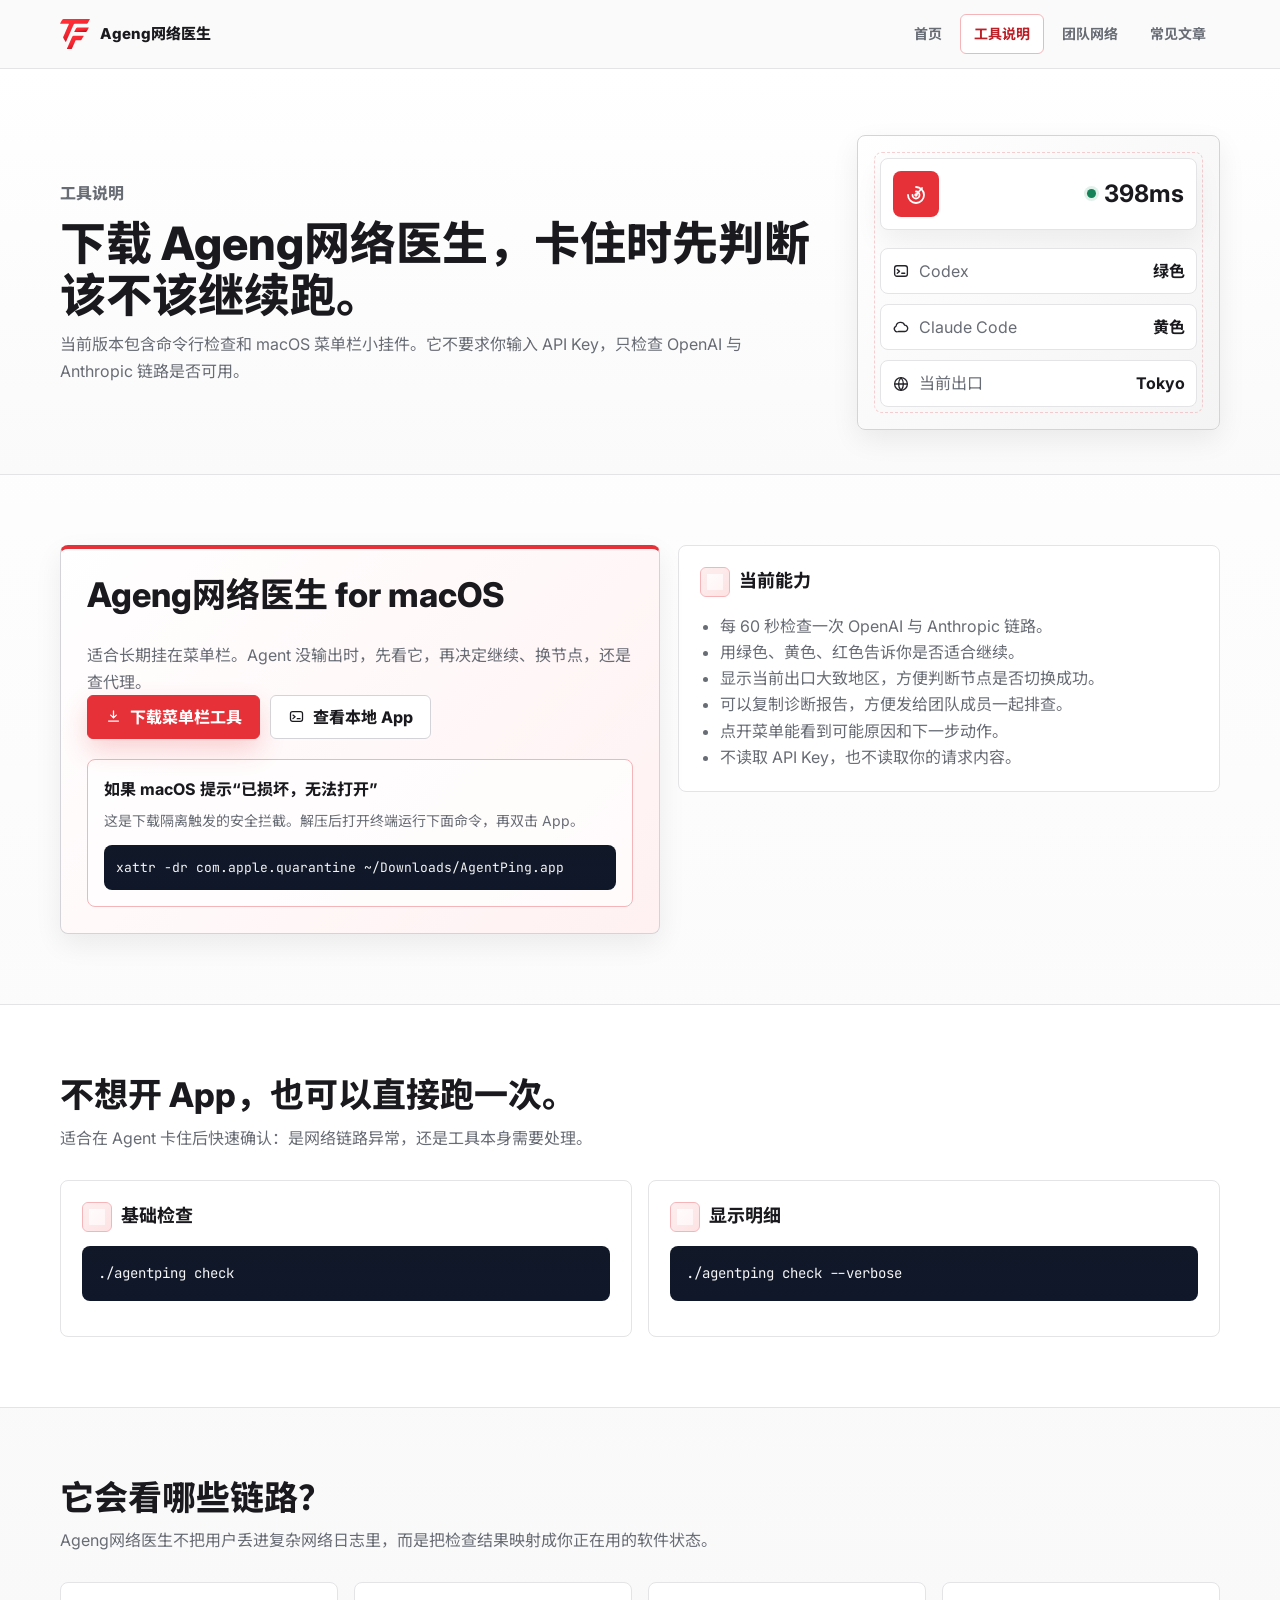
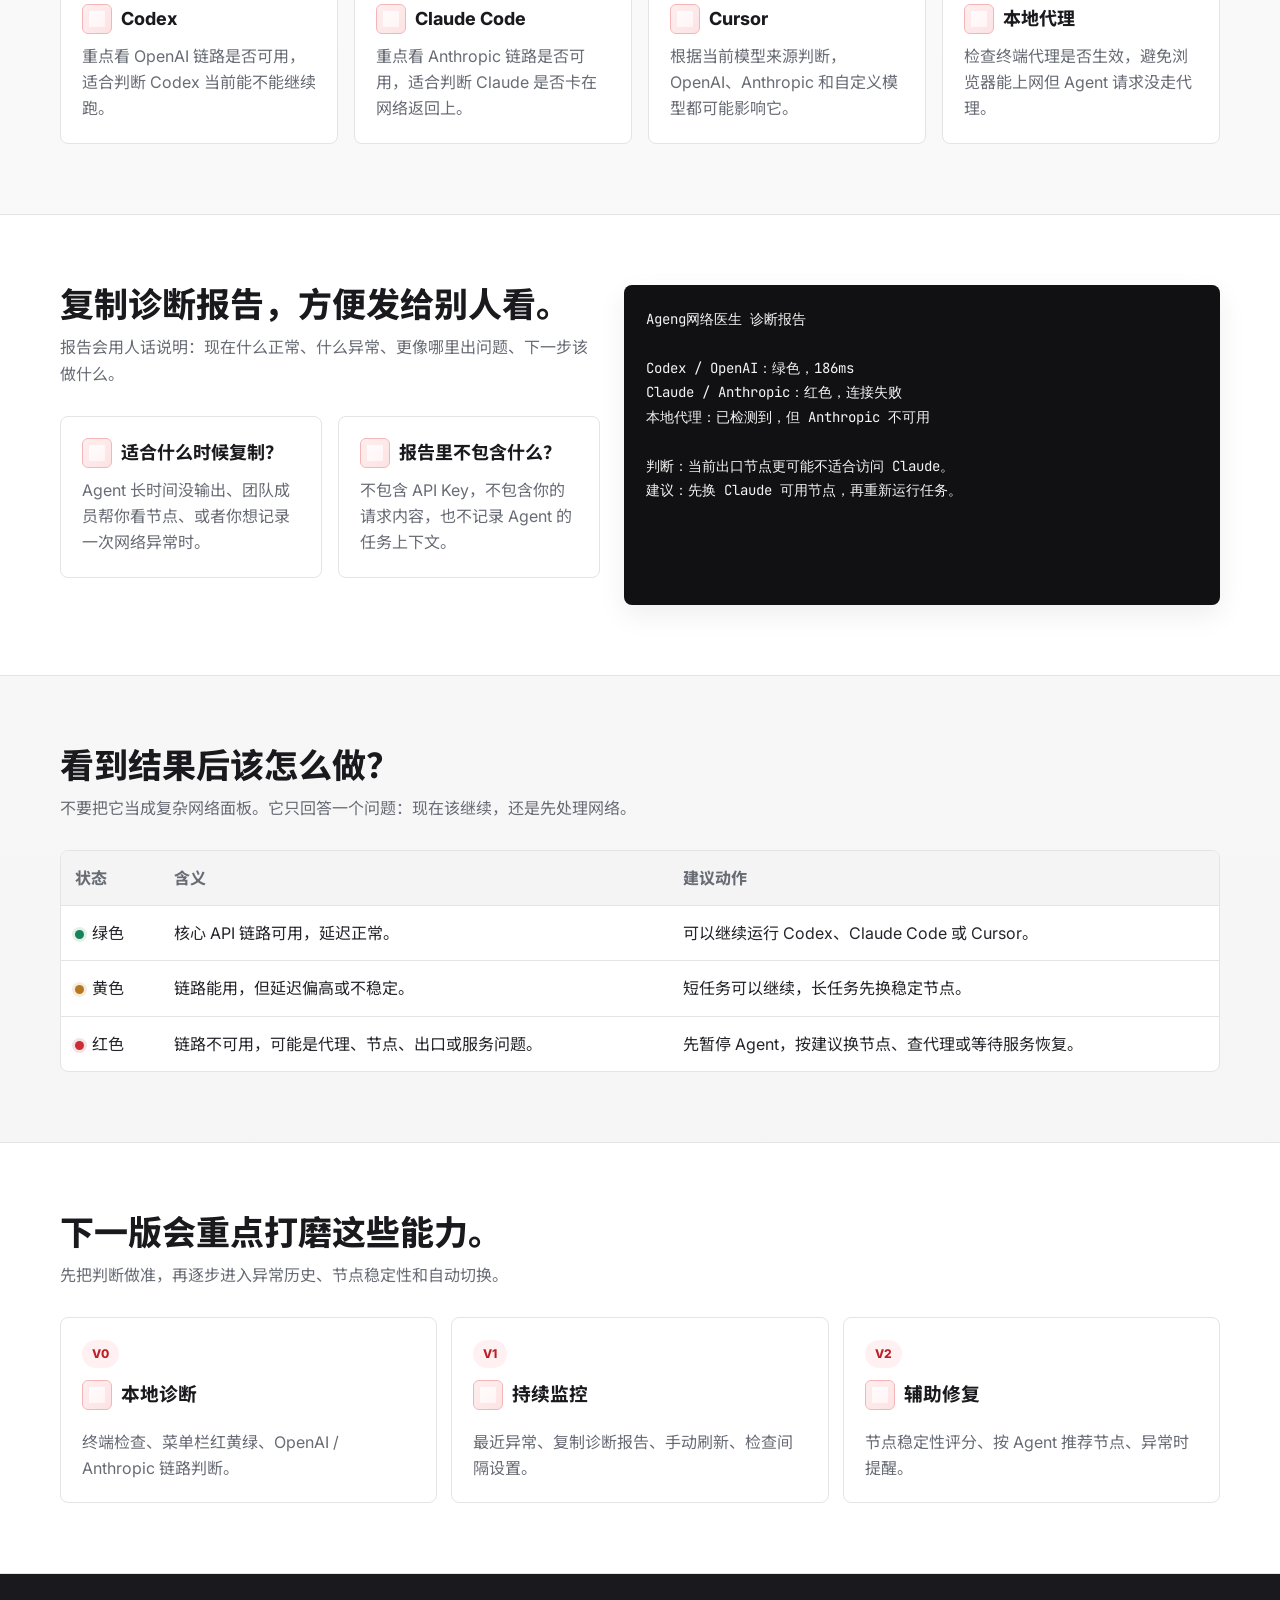
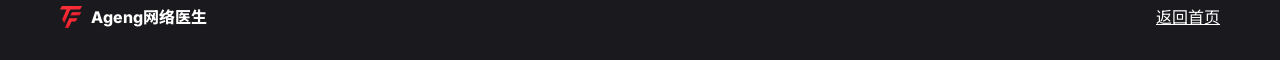
<file: website/tool.html>
<!doctype html>
<html lang="zh-CN">
  <head>
    <meta charset="utf-8">
    <meta name="viewport" content="width=device-width, initial-scale=1">
    <meta name="color-scheme" content="light">
    <meta name="format-detection" content="telephone=no">
    <meta name="author" content="TranFu">
    <meta name="robots" content="index, follow">
    <title>下载工具 - Ageng网络医生</title>
    <meta name="description" content="下载 Ageng网络医生 菜单栏工具。Codex、Claude Code、Cursor 卡住时，先判断链路是否还能继续跑。">
    <link rel="canonical" href="https://agentping-app.tranfu.com/tool.html">
    <meta property="og:type" content="website">
    <meta property="og:site_name" content="Ageng网络医生 by TranFu">
    <meta property="og:locale" content="zh_CN">
    <meta property="og:url" content="https://agentping-app.tranfu.com/tool.html">
    <meta property="og:title" content="下载工具 - Ageng网络医生">
    <meta property="og:description" content="下载 Ageng网络医生 菜单栏工具。Codex、Claude Code、Cursor 卡住时，先判断链路是否还能继续跑。">
    <meta property="og:image" content="https://tranfu.com/brand/logo/social/og-image-1200x630.png">
    <meta property="og:image:secure_url" content="https://tranfu.com/brand/logo/social/og-image-1200x630.png">
    <meta property="og:image:type" content="image/png">
    <meta property="og:image:width" content="1200">
    <meta property="og:image:height" content="630">
    <meta property="og:image:alt" content="TranFu Ageng网络医生 网络监控工具">
    <meta name="twitter:card" content="summary_large_image">
    <meta name="twitter:title" content="下载工具 - Ageng网络医生">
    <meta name="twitter:description" content="下载 Ageng网络医生 菜单栏工具。Codex、Claude Code、Cursor 卡住时，先判断链路是否还能继续跑。">
    <meta name="twitter:image" content="https://tranfu.com/brand/logo/social/og-image-1200x630.png">
    <link rel="image_src" href="https://tranfu.com/brand/logo/social/og-image-1200x630.png">
    <link rel="shortcut icon" href="assets/brand/favicon.ico">
    <link rel="icon" type="image/svg+xml" href="assets/brand/logo-badge-rounded-rect-on-light.svg">
    <link rel="icon" type="image/png" sizes="32x32" href="assets/brand/favicon-32x32.png">
    <link rel="icon" type="image/png" sizes="16x16" href="assets/brand/favicon-16x16.png">
    <link rel="apple-touch-icon" sizes="180x180" href="assets/brand/apple-touch-icon-180.png">
    <link rel="apple-touch-icon-precomposed" sizes="180x180" href="assets/brand/apple-touch-icon-180.png">
    <link rel="manifest" href="site.webmanifest">
    <meta name="theme-color" content="#E63138">
    <link rel="preconnect" href="https://fonts.googleapis.com">
    <link rel="preconnect" href="https://fonts.gstatic.com" crossorigin>
    <link rel="stylesheet" href="https://fonts.googleapis.com/css2?family=Inter:wght@400;500;600;700;800&family=Noto+Sans+SC:wght@400;500;600;700;800&family=JetBrains+Mono:wght@400;500;600;700&display=swap">
    <link rel="stylesheet" href="styles.css">
    <script type="application/ld+json">{"@context":"https://schema.org","@type":"Organization","@id":"https://tranfu.com#organization","name":"TranFu","url":"https://tranfu.com","logo":"https://tranfu.com/brand/logo/png/apple-touch-icon-180.png","description":"让 AI Agent 干活，你只做决策"}</script>
  </head>
  <body>
    <header class="site-header">
      <nav class="nav">
        <a class="brand" href="index.html"><img class="brand-logo" src="assets/brand/logo-symbol-primary-on-light.svg" width="28" height="28" alt="TranFu"><span>Ageng网络医生</span></a>
        <div class="nav-links">
          <a href="index.html">首页</a>
          <a class="active" href="tool.html">工具说明</a>
          <a href="vpn.html">团队网络</a>
          <a href="articles.html">常见文章</a>
        </div>
      </nav>
    </header>

    <main>
      <section class="page-hero">
        <div class="wrap page-hero-grid">
          <div class="page-title">
            <p class="eyebrow">工具说明</p>
            <h1>下载 Ageng网络医生，卡住时先判断该不该继续跑。</h1>
            <p>当前版本包含命令行检查和 macOS 菜单栏小挂件。它不要求你输入 API Key，只检查 OpenAI 与 Anthropic 链路是否可用。</p>
          </div>
          <div class="page-visual tool-visual" aria-label="Ageng网络医生 菜单栏工具示意">
            <div class="menu-preview">
              <span class="app-dot"><svg aria-hidden="true"><use href="assets/visuals.svg#icon-radar"></use></svg></span>
              <strong><span class="status-dot"></span>398ms</strong>
            </div>
            <div class="visual-stack">
              <div><svg class="inline-icon" aria-hidden="true"><use href="assets/visuals.svg#icon-terminal"></use></svg><span>Codex</span><strong>绿色</strong></div>
              <div><svg class="inline-icon" aria-hidden="true"><use href="assets/visuals.svg#icon-cloud"></use></svg><span>Claude Code</span><strong>黄色</strong></div>
              <div><svg class="inline-icon" aria-hidden="true"><use href="assets/visuals.svg#icon-globe"></use></svg><span>当前出口</span><strong>Tokyo</strong></div>
            </div>
          </div>
        </div>
      </section>

      <section class="section">
        <div class="wrap download-panel">
          <div class="download-box">
            <h2>Ageng网络医生 for macOS</h2>
            <p>适合长期挂在菜单栏。Agent 没输出时，先看它，再决定继续、换节点，还是查代理。</p>
            <div class="actions">
              <a class="button primary" href="downloads/AgentPing.app.zip" download><svg class="button-icon" aria-hidden="true"><use href="assets/visuals.svg#icon-download"></use></svg>下载菜单栏工具</a>
              <a class="button secondary" href="../dist/AgentPing.app"><svg class="button-icon" aria-hidden="true"><use href="assets/visuals.svg#icon-terminal"></use></svg>查看本地 App</a>
            </div>
            <div class="install-note">
              <h3>如果 macOS 提示“已损坏，无法打开”</h3>
              <p>这是下载隔离触发的安全拦截。解压后打开终端运行下面命令，再双击 App。</p>
              <pre class="code-block">xattr -dr com.apple.quarantine ~/Downloads/AgentPing.app</pre>
            </div>
          </div>
          <div class="card">
            <h3>当前能力</h3>
            <ul>
              <li>每 60 秒检查一次 OpenAI 与 Anthropic 链路。</li>
              <li>用绿色、黄色、红色告诉你是否适合继续。</li>
              <li>显示当前出口大致地区，方便判断节点是否切换成功。</li>
              <li>可以复制诊断报告，方便发给团队成员一起排查。</li>
              <li>点开菜单能看到可能原因和下一步动作。</li>
              <li>不读取 API Key，也不读取你的请求内容。</li>
            </ul>
          </div>
        </div>
      </section>

      <section class="section soft">
        <div class="wrap">
          <div class="section-head">
            <h2>不想开 App，也可以直接跑一次。</h2>
            <p>适合在 Agent 卡住后快速确认：是网络链路异常，还是工具本身需要处理。</p>
          </div>
          <div class="grid two">
            <div class="card">
              <h3>基础检查</h3>
              <pre class="code-block">./agentping check</pre>
            </div>
            <div class="card">
              <h3>显示明细</h3>
              <pre class="code-block">./agentping check --verbose</pre>
            </div>
          </div>
        </div>
      </section>

      <section class="section">
        <div class="wrap">
          <div class="section-head">
            <h2>它会看哪些链路？</h2>
            <p>Ageng网络医生不把用户丢进复杂网络日志里，而是把检查结果映射成你正在用的软件状态。</p>
          </div>
          <div class="grid four">
            <div class="card">
              <h3>Codex</h3>
              <p>重点看 OpenAI 链路是否可用，适合判断 Codex 当前能不能继续跑。</p>
            </div>
            <div class="card">
              <h3>Claude Code</h3>
              <p>重点看 Anthropic 链路是否可用，适合判断 Claude 是否卡在网络返回上。</p>
            </div>
            <div class="card">
              <h3>Cursor</h3>
              <p>根据当前模型来源判断，OpenAI、Anthropic 和自定义模型都可能影响它。</p>
            </div>
            <div class="card">
              <h3>本地代理</h3>
              <p>检查终端代理是否生效，避免浏览器能上网但 Agent 请求没走代理。</p>
            </div>
          </div>
        </div>
      </section>

      <section class="section soft">
        <div class="wrap split-panel">
          <div>
            <div class="section-head">
              <h2>复制诊断报告，方便发给别人看。</h2>
              <p>报告会用人话说明：现在什么正常、什么异常、更像哪里出问题、下一步该做什么。</p>
            </div>
            <div class="grid two">
              <div class="card">
                <h3>适合什么时候复制？</h3>
                <p>Agent 长时间没输出、团队成员帮你看节点、或者你想记录一次网络异常时。</p>
              </div>
              <div class="card">
                <h3>报告里不包含什么？</h3>
                <p>不包含 API Key，不包含你的请求内容，也不记录 Agent 的任务上下文。</p>
              </div>
            </div>
          </div>
          <pre class="report-box">Ageng网络医生 诊断报告

Codex / OpenAI：绿色，186ms
Claude / Anthropic：红色，连接失败
本地代理：已检测到，但 Anthropic 不可用

判断：当前出口节点更可能不适合访问 Claude。
建议：先换 Claude 可用节点，再重新运行任务。</pre>
        </div>
      </section>

      <section class="section">
        <div class="wrap">
          <div class="section-head">
            <h2>看到结果后该怎么做？</h2>
            <p>不要把它当成复杂网络面板。它只回答一个问题：现在该继续，还是先处理网络。</p>
          </div>
          <table class="table">
            <thead>
              <tr><th>状态</th><th>含义</th><th>建议动作</th></tr>
            </thead>
            <tbody>
              <tr><td><span class="status-dot"></span>绿色</td><td>核心 API 链路可用，延迟正常。</td><td>可以继续运行 Codex、Claude Code 或 Cursor。</td></tr>
              <tr><td><span class="status-dot yellow"></span>黄色</td><td>链路能用，但延迟偏高或不稳定。</td><td>短任务可以继续，长任务先换稳定节点。</td></tr>
              <tr><td><span class="status-dot red"></span>红色</td><td>链路不可用，可能是代理、节点、出口或服务问题。</td><td>先暂停 Agent，按建议换节点、查代理或等待服务恢复。</td></tr>
            </tbody>
          </table>
        </div>
      </section>

      <section class="section soft">
        <div class="wrap">
          <div class="section-head">
            <h2>下一版会重点打磨这些能力。</h2>
            <p>先把判断做准，再逐步进入异常历史、节点稳定性和自动切换。</p>
          </div>
          <div class="roadmap">
            <div class="roadmap-item">
              <span>V0</span>
              <h3>本地诊断</h3>
              <p>终端检查、菜单栏红黄绿、OpenAI / Anthropic 链路判断。</p>
            </div>
            <div class="roadmap-item">
              <span>V1</span>
              <h3>持续监控</h3>
              <p>最近异常、复制诊断报告、手动刷新、检查间隔设置。</p>
            </div>
            <div class="roadmap-item">
              <span>V2</span>
              <h3>辅助修复</h3>
              <p>节点稳定性评分、按 Agent 推荐节点、异常时提醒。</p>
            </div>
          </div>
        </div>
      </section>
    </main>

    <footer class="footer">
      <div class="wrap">
        <span class="footer-brand"><img src="assets/brand/logo-symbol-primary-on-dark.svg" width="22" height="22" alt="TranFu">Ageng网络医生</span>
        <span><a href="index.html">返回首页</a></span>
      </div>
    </footer>
    <script src="site.js"></script>
  </body>
</html>
</file>
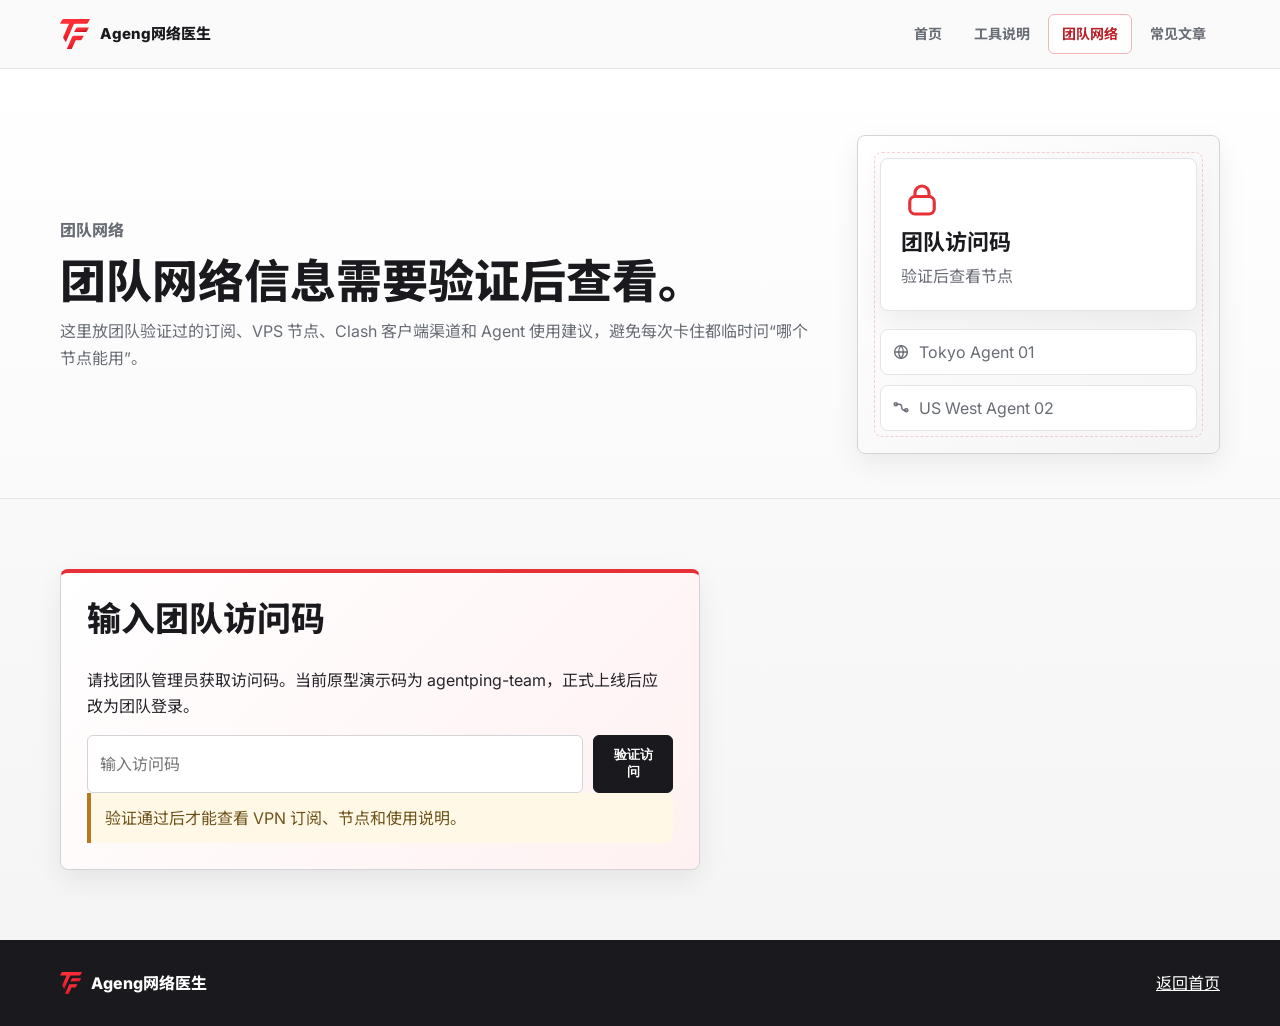
<file: website/vpn.html>
<!doctype html>
<html lang="zh-CN">
  <head>
    <meta charset="utf-8">
    <meta name="viewport" content="width=device-width, initial-scale=1">
    <meta name="color-scheme" content="light">
    <meta name="format-detection" content="telephone=no">
    <meta name="author" content="TranFu">
    <meta name="robots" content="index, follow">
    <title>团队网络 - Ageng网络医生</title>
    <meta name="description" content="团队内部稳定节点、VPN 订阅、Clash 客户端下载渠道和 AI Agent 使用建议。">
    <link rel="canonical" href="https://agentping-app.tranfu.com/vpn.html">
    <meta property="og:type" content="website">
    <meta property="og:site_name" content="Ageng网络医生 by TranFu">
    <meta property="og:locale" content="zh_CN">
    <meta property="og:url" content="https://agentping-app.tranfu.com/vpn.html">
    <meta property="og:title" content="团队网络 - Ageng网络医生">
    <meta property="og:description" content="团队内部稳定节点、VPN 订阅、Clash 客户端下载渠道和 AI Agent 使用建议。">
    <meta property="og:image" content="https://tranfu.com/brand/logo/social/og-image-1200x630.png">
    <meta property="og:image:secure_url" content="https://tranfu.com/brand/logo/social/og-image-1200x630.png">
    <meta property="og:image:type" content="image/png">
    <meta property="og:image:width" content="1200">
    <meta property="og:image:height" content="630">
    <meta property="og:image:alt" content="TranFu Ageng网络医生 网络监控工具">
    <meta name="twitter:card" content="summary_large_image">
    <meta name="twitter:title" content="团队网络 - Ageng网络医生">
    <meta name="twitter:description" content="团队内部稳定节点、VPN 订阅、Clash 客户端下载渠道和 AI Agent 使用建议。">
    <meta name="twitter:image" content="https://tranfu.com/brand/logo/social/og-image-1200x630.png">
    <link rel="image_src" href="https://tranfu.com/brand/logo/social/og-image-1200x630.png">
    <link rel="shortcut icon" href="assets/brand/favicon.ico">
    <link rel="icon" type="image/svg+xml" href="assets/brand/logo-badge-rounded-rect-on-light.svg">
    <link rel="icon" type="image/png" sizes="32x32" href="assets/brand/favicon-32x32.png">
    <link rel="icon" type="image/png" sizes="16x16" href="assets/brand/favicon-16x16.png">
    <link rel="apple-touch-icon" sizes="180x180" href="assets/brand/apple-touch-icon-180.png">
    <link rel="apple-touch-icon-precomposed" sizes="180x180" href="assets/brand/apple-touch-icon-180.png">
    <link rel="manifest" href="site.webmanifest">
    <meta name="theme-color" content="#E63138">
    <link rel="preconnect" href="https://fonts.googleapis.com">
    <link rel="preconnect" href="https://fonts.gstatic.com" crossorigin>
    <link rel="stylesheet" href="https://fonts.googleapis.com/css2?family=Inter:wght@400;500;600;700;800&family=Noto+Sans+SC:wght@400;500;600;700;800&family=JetBrains+Mono:wght@400;500;600;700&display=swap">
    <link rel="stylesheet" href="styles.css">
    <script type="application/ld+json">{"@context":"https://schema.org","@type":"Organization","@id":"https://tranfu.com#organization","name":"TranFu","url":"https://tranfu.com","logo":"https://tranfu.com/brand/logo/png/apple-touch-icon-180.png","description":"让 AI Agent 干活，你只做决策"}</script>
  </head>
  <body>
    <header class="site-header">
      <nav class="nav">
        <a class="brand" href="index.html"><img class="brand-logo" src="assets/brand/logo-symbol-primary-on-light.svg" width="28" height="28" alt="TranFu"><span>Ageng网络医生</span></a>
        <div class="nav-links">
          <a href="index.html">首页</a>
          <a href="tool.html">工具说明</a>
          <a class="active" href="vpn.html">团队网络</a>
          <a href="articles.html">常见文章</a>
        </div>
      </nav>
    </header>

    <main>
      <section class="page-hero">
        <div class="wrap page-hero-grid">
          <div class="page-title">
            <p class="eyebrow">团队网络</p>
            <h1>团队网络信息需要验证后查看。</h1>
            <p>这里放团队验证过的订阅、VPS 节点、Clash 客户端渠道和 Agent 使用建议，避免每次卡住都临时问“哪个节点能用”。</p>
          </div>
          <div class="page-visual vpn-visual" aria-label="团队网络访问示意">
            <div class="lock-card">
              <svg aria-hidden="true"><use href="assets/visuals.svg#icon-lock"></use></svg>
              <strong>团队访问码</strong>
              <span>验证后查看节点</span>
            </div>
            <div class="node-strip">
              <span><svg class="inline-icon" aria-hidden="true"><use href="assets/visuals.svg#icon-globe"></use></svg>Tokyo Agent 01</span>
              <span><svg class="inline-icon" aria-hidden="true"><use href="assets/visuals.svg#icon-route"></use></svg>US West Agent 02</span>
            </div>
          </div>
        </div>
      </section>

      <section class="section" data-locked-content>
        <div class="wrap">
          <div class="access-panel">
            <h2>输入团队访问码</h2>
            <p>请找团队管理员获取访问码。当前原型演示码为 agentping-team，正式上线后应改为团队登录。</p>
            <form class="form-row" data-access-form>
              <input type="password" placeholder="输入访问码" aria-label="访问码">
              <button class="button dark" type="submit">验证访问</button>
            </form>
            <p class="note" data-access-error>验证通过后才能查看 VPN 订阅、节点和使用说明。</p>
          </div>
        </div>
      </section>

      <section class="section hidden" data-protected-content>
        <div class="wrap">
          <div class="section-head">
            <h2>可用网络从这里统一维护。</h2>
            <p>真实订阅链接、节点地址和账号信息不要公开展示。这里先把结构放好，后续由团队维护人补充。</p>
          </div>

          <div class="grid three">
            <div class="card">
              <h3>成员自购订阅</h3>
              <p>适合临时备用，或者给轻量任务使用。</p>
              <p><strong>状态：</strong>待团队验证后填写</p>
            </div>
            <div class="card">
              <h3>团队 VPS</h3>
              <p>适合 Claude Code、Codex 这类长任务优先使用。</p>
              <p><strong>状态：</strong>待维护人补充节点说明</p>
            </div>
            <div class="card">
              <h3>怎么选节点</h3>
              <p>优先选低丢包、低抖动、共享人数少的出口跑长任务。</p>
              <p><strong>状态：</strong>结合 Ageng网络医生历史记录持续更新</p>
            </div>
          </div>

          <div class="section-head section-spaced">
            <h2>订阅和节点按用途维护。</h2>
            <p>不要只放裸链接。每条网络信息都要说明适用场景、推荐 Agent、稳定性和维护人。</p>
          </div>
          <div class="resource-grid">
            <div class="resource-card">
              <div class="resource-top"><h3>团队备用订阅 A</h3><span class="pill yellow">待验证</span></div>
              <p>适用：日常浏览、轻量 Codex 任务、临时备用。</p>
              <dl>
                <div><dt>推荐</dt><dd>Codex / Cursor</dd></div>
                <div><dt>稳定性</dt><dd>中，待 Ageng网络医生记录补充</dd></div>
                <div><dt>链接</dt><dd>验证后由维护人填写</dd></div>
              </dl>
            </div>
            <div class="resource-card">
              <div class="resource-top"><h3>Tokyo Agent 01</h3><span class="pill green">优先</span></div>
              <p>适用：Claude Code 长任务，尽量保持任务期间不切节点。</p>
              <dl>
                <div><dt>推荐</dt><dd>Claude Code</dd></div>
                <div><dt>稳定性</dt><dd>高，适合长任务</dd></div>
                <div><dt>注意</dt><dd>不要用于大流量下载</dd></div>
              </dl>
            </div>
            <div class="resource-card">
              <div class="resource-top"><h3>US West Agent 02</h3><span class="pill green">备用</span></div>
              <p>适用：OpenAI / Cursor 任务，Claude 异常时不一定可替代。</p>
              <dl>
                <div><dt>推荐</dt><dd>Codex / Cursor</dd></div>
                <div><dt>稳定性</dt><dd>高，待持续观察</dd></div>
                <div><dt>维护人</dt><dd>待团队填写</dd></div>
              </dl>
            </div>
          </div>

          <div class="section-head section-spaced">
            <h2>先装可信客户端。</h2>
            <p>Clash 客户端建议从项目 GitHub Releases 获取，不建议使用来源不明的二次打包站。</p>
          </div>
          <table class="table">
            <thead>
              <tr><th>软件</th><th>适用场景</th><th>下载渠道</th><th>备注</th></tr>
            </thead>
            <tbody>
              <tr>
                <td>Clash Verge Rev</td>
                <td>Windows / macOS / Linux 图形客户端</td>
                <td><a href="https://github.com/clash-verge-rev/clash-verge-rev/releases" target="_blank" rel="noreferrer">GitHub Releases</a></td>
                <td>新成员优先从这里开始。</td>
              </tr>
              <tr>
                <td>mihomo</td>
                <td>底层核心和高级配置</td>
                <td><a href="https://github.com/MetaCubeX/mihomo/releases" target="_blank" rel="noreferrer">GitHub Releases</a></td>
                <td>适合维护团队配置的人。</td>
              </tr>
              <tr>
                <td>Clash for Windows</td>
                <td>历史用户迁移参考</td>
                <td><a href="https://github.com/clash-download/clash-for-windows/releases" target="_blank" rel="noreferrer">历史归档</a></td>
                <td>只给历史用户迁移参考。</td>
              </tr>
            </tbody>
          </table>

          <div class="section-head section-spaced">
            <h2>新成员按这 4 步接入。</h2>
            <p>不要一上来改复杂配置。先让 Ageng网络医生变绿，再开始跑长任务。</p>
          </div>
          <div class="steps">
            <div class="step-card"><span>1</span><h3>安装客户端</h3><p>优先安装 Clash Verge Rev，确认客户端能正常启动。</p></div>
            <div class="step-card"><span>2</span><h3>导入订阅</h3><p>使用团队维护人提供的订阅，不从群聊历史里复制旧链接。</p></div>
            <div class="step-card"><span>3</span><h3>选择节点</h3><p>长任务优先选团队 VPS，轻任务可以使用备用订阅。</p></div>
            <div class="step-card"><span>4</span><h3>运行自检</h3><p>打开 Ageng网络医生，OpenAI 和 Anthropic 都是绿色后再开工。</p></div>
          </div>

          <div class="section-head section-spaced">
            <h2>团队成员怎么用。</h2>
            <p>这里不讲所有代理知识，只讲如何更稳定地跑 Codex、Claude Code 和 Cursor。</p>
          </div>
          <div class="grid two">
            <div class="card">
              <h3>开始任务前</h3>
              <ul>
                <li>先看 Ageng网络医生，确认 OpenAI 和 Anthropic 是否为绿色。</li>
                <li>长任务优先使用团队验证过的稳定出口。</li>
                <li>任务跑起来后，不要频繁切换节点。</li>
              </ul>
            </div>
            <div class="card">
              <h3>卡住以后</h3>
              <ul>
                <li>先看 Ageng网络医生判断，不要第一时间重启软件。</li>
                <li>只有 Anthropic 红时，优先换 Claude 可用节点。</li>
                <li>全部红时，先检查本地代理是否生效。</li>
              </ul>
            </div>
          </div>
        </div>
      </section>
    </main>

    <footer class="footer">
      <div class="wrap">
        <span class="footer-brand"><img src="assets/brand/logo-symbol-primary-on-dark.svg" width="22" height="22" alt="TranFu">Ageng网络医生</span>
        <span><a href="index.html">返回首页</a></span>
      </div>
    </footer>
    <script src="site.js"></script>
  </body>
</html>
</file>
<file: website/styles.css>
:root {
  --brand: #e63138;
  --brand-strong: #bd1f26;
  --brand-soft: #fff1f2;
  --brand-line: #f4b4b8;
  --primary: #e63138;
  --primary-strong: #bd1f26;
  --primary-soft: #fff1f2;
  --primary-line: #f4b4b8;
  --ink: #1a1a1e;
  --text: #24242a;
  --muted: #686c75;
  --subtle: #9498a1;
  --paper: #fafafa;
  --surface: #ffffff;
  --surface-soft: #f4f4f5;
  --surface-warm: #fbfaf8;
  --line: #e4e4e7;
  --line-strong: #d4d4d8;
  --green: #158257;
  --green-soft: #ecfdf3;
  --yellow: #b7791f;
  --yellow-soft: #fff8e6;
  --status-red: #c92d35;
  --status-red-soft: #fff0f0;
  --blue: #285f8f;
  --blue-soft: #eef6fb;
  --code: #111113;
  --shadow-sm: 0 10px 28px rgba(12, 12, 12, 0.07);
  --shadow-md: 0 24px 68px rgba(12, 12, 12, 0.1);
  --ease-enter: cubic-bezier(0.22, 1, 0.36, 1);
  --ease-move: cubic-bezier(0.25, 1, 0.5, 1);
}

* {
  box-sizing: border-box;
}

html {
  scroll-behavior: smooth;
}

body {
  margin: 0;
  color: var(--text);
  background:
    linear-gradient(180deg, #ffffff 0%, #fafafa 40%, #f4f4f5 100%);
  font-family: Inter, "Noto Sans SC", ui-sans-serif, system-ui, -apple-system, BlinkMacSystemFont, "Segoe UI", sans-serif;
  font-size: 16px;
  line-height: 1.64;
  text-rendering: optimizeLegibility;
}

img,
svg {
  display: block;
}

a {
  color: inherit;
}

a:focus-visible,
button:focus-visible,
input:focus-visible {
  outline: 3px solid rgba(230, 49, 56, 0.24);
  outline-offset: 2px;
}

h1,
h2,
h3,
p {
  margin-top: 0;
}

h1,
h2,
h3 {
  color: var(--ink);
  letter-spacing: 0;
}

h1 {
  max-width: 760px;
  margin-bottom: 18px;
  font-size: 62px;
  line-height: 1.02;
  font-weight: 800;
}

h2 {
  font-size: 34px;
  line-height: 1.16;
  font-weight: 780;
}

h3 {
  font-weight: 740;
}

p {
  margin-bottom: 0;
}

.site-header {
  position: sticky;
  top: 0;
  z-index: 20;
  border-bottom: 1px solid var(--line);
  background: rgba(250, 250, 250, 0.92);
  backdrop-filter: blur(14px);
}

.nav {
  width: min(1160px, calc(100% - 32px));
  min-height: 68px;
  margin: 0 auto;
  padding: 0;
  display: flex;
  align-items: center;
  justify-content: space-between;
  gap: 24px;
  border: 0;
  border-radius: 0;
  background: transparent;
  box-shadow: none;
}

.brand {
  min-height: 44px;
  display: inline-flex;
  align-items: center;
  gap: 10px;
  color: var(--ink);
  text-decoration: none;
  font-size: 15px;
  font-weight: 800;
  white-space: nowrap;
}

.brand-logo {
  width: 30px;
  height: 30px;
}

.nav-links {
  display: flex;
  align-items: center;
  justify-content: flex-end;
  gap: 4px;
  flex-wrap: wrap;
}

.nav-links a {
  min-height: 40px;
  padding: 8px 13px;
  border: 1px solid transparent;
  border-radius: 6px;
  color: var(--muted);
  text-decoration: none;
  font-size: 14px;
  font-weight: 700;
  transition:
    color 180ms ease,
    background-color 180ms ease,
    border-color 180ms ease;
}

.nav-links a:hover,
.nav-links a.active {
  color: var(--primary-strong);
  border-color: var(--primary-line);
  background: var(--surface);
}

.wrap {
  width: min(1160px, calc(100% - 32px));
  margin: 0 auto;
}

.hero {
  padding: 86px 0 62px;
  color: var(--text);
  border-bottom: 1px solid var(--line);
  background:
    linear-gradient(180deg, #ffffff 0%, #fafafa 72%, #f4f4f5 100%);
}

.hero::before,
.hero-scene,
.node,
.line,
.terminal-ghost {
  display: none;
}

.hero-layout {
  width: min(1160px, calc(100% - 32px));
  margin: 0 auto;
  display: grid;
  grid-template-columns: minmax(0, 0.9fr) minmax(430px, 1.1fr);
  gap: 48px;
  align-items: center;
}

.hero-content {
  width: auto;
  padding: 0;
}

.eyebrow {
  margin: 0 0 12px;
  color: var(--brand);
  font-size: 13px;
  font-weight: 780;
}

.hero-copy {
  max-width: 650px;
  margin-bottom: 26px;
  color: var(--muted);
  font-size: 19px;
  line-height: 1.72;
}

.text-highlight {
  display: inline;
  padding: 0 10px 4px;
  border-radius: 6px;
  color: #ffffff;
  background: var(--brand);
  box-decoration-break: clone;
  -webkit-box-decoration-break: clone;
  box-shadow: inset 0 -1px 0 rgba(0, 0, 0, 0.13), 0 12px 24px rgba(230, 49, 56, 0.18);
}

.headline-line {
  display: block;
  width: fit-content;
}

.inline-icon,
.button-icon,
.tag-icon {
  width: 18px;
  height: 18px;
  flex: 0 0 auto;
}

.button-icon {
  width: 17px;
  height: 17px;
}

.tag-icon {
  width: 14px;
  height: 14px;
}

.trust-row {
  display: flex;
  flex-wrap: wrap;
  gap: 8px;
  margin-top: 20px;
}

.trust-chip {
  min-height: 38px;
  display: inline-flex;
  align-items: center;
  gap: 8px;
  padding: 6px 11px 6px 7px;
  border: 1px solid var(--line-strong);
  border-radius: 999px;
  color: var(--ink);
  background: rgba(255, 255, 255, 0.86);
  box-shadow: 0 8px 24px rgba(12, 12, 12, 0.05);
  font-size: 13px;
  font-weight: 760;
}

.trust-chip strong {
  font: inherit;
}

.trust-icon {
  width: 26px;
  height: 26px;
  display: grid;
  place-items: center;
  border-radius: 50%;
  color: var(--brand);
  background: var(--brand-soft);
  font-size: 14px;
  line-height: 1;
}

.trust-icon .inline-icon {
  width: 15px;
  height: 15px;
}

.trust-green .trust-icon {
  color: var(--green);
  background: var(--green-soft);
}

.trust-blue .trust-icon {
  color: var(--blue);
  background: var(--blue-soft);
}

.trust-red .trust-icon {
  color: var(--brand);
  background: var(--brand-soft);
}

.actions {
  display: flex;
  flex-wrap: wrap;
  gap: 10px;
}

.button {
  min-height: 44px;
  display: inline-flex;
  align-items: center;
  justify-content: center;
  gap: 8px;
  padding: 11px 17px;
  border: 1px solid transparent;
  border-radius: 6px;
  color: var(--ink);
  text-decoration: none;
  font-weight: 760;
  line-height: 1.25;
  cursor: pointer;
  touch-action: manipulation;
  transition:
    transform 150ms var(--ease-enter),
    color 180ms ease,
    background-color 180ms ease,
    border-color 180ms ease,
    box-shadow 180ms ease;
}

.button:active {
  transform: scale(0.97);
}

.button.primary {
  color: #ffffff;
  background: var(--brand);
  border-color: var(--brand);
  box-shadow: 0 12px 26px rgba(230, 49, 56, 0.2);
}

.button.primary:hover {
  background: var(--brand-strong);
  border-color: var(--brand-strong);
}

.button.secondary,
.button.light {
  color: var(--ink);
  border-color: var(--line-strong);
  background: var(--surface);
}

.button.dark {
  color: #ffffff;
  background: var(--ink);
  border-color: var(--ink);
}

.hero-art-card {
  position: relative;
  margin: 0;
  border-radius: 8px;
  overflow: hidden;
  background:
    linear-gradient(180deg, rgba(255, 255, 255, 0.9), rgba(250, 250, 250, 0.82));
  box-shadow:
    0 26px 80px rgba(12, 12, 12, 0.12),
    0 0 0 1px rgba(212, 212, 216, 0.86);
}

.hero-art-card::before {
  content: "";
  position: absolute;
  inset: 0;
  z-index: 1;
  pointer-events: none;
  border-radius: inherit;
  box-shadow: inset 0 1px 0 rgba(255, 255, 255, 0.9);
}

.hero-art-image {
  width: 100%;
  height: auto;
  aspect-ratio: 1586 / 992;
  object-fit: cover;
}

.hero-art-caption {
  position: absolute;
  left: 16px;
  right: 16px;
  bottom: 16px;
  z-index: 2;
  min-height: 48px;
  display: flex;
  align-items: center;
  justify-content: space-between;
  gap: 12px;
  padding: 10px 12px;
  border: 1px solid rgba(212, 212, 216, 0.76);
  border-radius: 7px;
  color: var(--muted);
  background: rgba(255, 255, 255, 0.78);
  backdrop-filter: blur(14px);
  font-size: 13px;
  font-style: normal;
}

.hero-art-caption strong {
  display: inline-flex;
  align-items: center;
  gap: 7px;
  color: var(--ink);
  font-size: 14px;
  font-weight: 780;
  white-space: nowrap;
}

.hero-art-caption i {
  width: 9px;
  height: 9px;
  border-radius: 50%;
  background: #27ba45;
  box-shadow: 0 0 0 5px rgba(39, 186, 69, 0.13);
}

.panel-header {
  min-height: 48px;
  padding: 12px 15px;
  display: flex;
  align-items: center;
  justify-content: space-between;
  gap: 12px;
  color: var(--ink);
  border-bottom: 1px solid var(--line);
  background: rgba(255, 255, 255, 0.72);
}

.panel-title {
  display: inline-flex;
  align-items: center;
  gap: 8px;
  font-weight: 760;
}

.panel-time {
  color: var(--subtle);
  font-size: 13px;
}

.status-visual {
  min-height: 170px;
  position: relative;
  display: grid;
  grid-template-columns: 1fr 1.1fr 1fr;
  align-items: center;
  gap: 12px;
  padding: 28px 24px;
  background:
    linear-gradient(135deg, #ffffff 0%, #f4f4f5 54%, #fff1f2 100%);
  border-bottom: 1px solid var(--line);
}

.visual-node {
  min-height: 92px;
  display: grid;
  place-items: center;
  gap: 7px;
  border: 1px solid var(--line);
  border-radius: 8px;
  color: var(--brand);
  background: var(--surface);
  box-shadow: 0 12px 26px rgba(12, 12, 12, 0.06);
}

.visual-node svg {
  width: 28px;
  height: 28px;
}

.visual-node span {
  color: var(--muted);
  font-size: 13px;
  font-weight: 720;
}

.visual-node.exit {
  color: var(--brand);
}

.visual-path {
  height: 92px;
  position: relative;
}

.visual-path::before,
.visual-path::after {
  content: "";
  position: absolute;
  left: 4px;
  right: 4px;
  height: 2px;
  border-radius: 999px;
  background: linear-gradient(90deg, rgba(12, 12, 12, 0.18), rgba(230, 49, 56, 0.5));
}

.visual-path::before {
  top: 35%;
  transform: rotate(8deg);
}

.visual-path::after {
  top: 62%;
  transform: rotate(-8deg);
}

.visual-path span {
  position: absolute;
  width: 9px;
  height: 9px;
  border-radius: 50%;
  background: var(--ink);
  box-shadow: 0 0 0 7px rgba(12, 12, 12, 0.08);
}

.visual-path span:first-child {
  top: 29%;
  left: 24%;
  animation: route-pulse 1800ms var(--ease-enter) infinite;
}

.visual-path span:last-child {
  top: 59%;
  right: 24%;
  background: var(--brand);
  box-shadow: 0 0 0 7px rgba(230, 49, 56, 0.12);
  animation: route-pulse 1800ms var(--ease-enter) 520ms infinite;
}

.status-summary {
  display: grid;
  grid-template-columns: repeat(3, minmax(0, 1fr));
  gap: 10px;
  padding: 14px;
  background: var(--surface-soft);
  border-bottom: 1px solid var(--line);
}

.status-card {
  min-height: 104px;
  padding: 17px;
  border: 1px solid var(--line);
  border-radius: 8px;
  background: var(--surface);
}

.status-card strong {
  display: block;
  margin-bottom: 5px;
  font-size: 24px;
  line-height: 1;
  font-weight: 800;
}

.status-card span {
  color: var(--muted);
  font-size: 13px;
}

.status-table {
  width: 100%;
  border-collapse: collapse;
  font-size: 14px;
}

.status-table th,
.status-table td {
  padding: 13px 14px;
  border-bottom: 1px solid var(--line);
  text-align: left;
  vertical-align: middle;
  overflow-wrap: anywhere;
}

.status-table th {
  color: var(--muted);
  background: var(--surface-soft);
  font-size: 12px;
  font-weight: 760;
  text-transform: uppercase;
}

.status-table tr:last-child td {
  border-bottom: 0;
}

.product-note {
  padding: 14px 15px;
  border-top: 1px solid var(--line);
  color: #7a2026;
  background: var(--brand-soft);
  font-size: 14px;
}

.pill {
  min-height: 26px;
  display: inline-flex;
  align-items: center;
  border: 1px solid var(--line);
  border-radius: 999px;
  padding: 3px 9px;
  color: var(--muted);
  background: var(--surface);
  font-size: 12px;
  font-weight: 760;
  white-space: nowrap;
}

.pill.green {
  color: #0f6845;
  border-color: #b7e3ca;
  background: var(--green-soft);
}

.pill.yellow {
  color: #7a4c0b;
  border-color: #ebd5a8;
  background: var(--yellow-soft);
}

.pill.red {
  color: #8e242b;
  border-color: #efb6ba;
  background: var(--status-red-soft);
}

.section {
  padding: 70px 0;
}

.section.soft {
  background: var(--surface);
  border-top: 1px solid var(--line);
  border-bottom: 1px solid var(--line);
}

.section.deep {
  color: var(--text);
  background:
    linear-gradient(180deg, #f4f4f5 0%, #fafafa 100%);
  border-top: 1px solid var(--line);
}

.section-head {
  max-width: 760px;
  margin-bottom: 28px;
}

.section-head.compact {
  margin-bottom: 18px;
}

.section-head h2,
.page-title h1 {
  margin-bottom: 10px;
}

.section-head p,
.page-title p {
  color: var(--muted);
  font-size: 16px;
  line-height: 1.68;
}

.deep .section-head p,
.deep .muted {
  color: var(--muted);
}

.grid {
  display: grid;
  gap: 16px;
}

.grid.three {
  grid-template-columns: repeat(3, minmax(0, 1fr));
}

.grid.two {
  grid-template-columns: repeat(2, minmax(0, 1fr));
}

.grid.four {
  grid-template-columns: repeat(4, minmax(0, 1fr));
}

.card {
  border: 1px solid var(--line);
  border-radius: 8px;
  padding: 21px;
  background: var(--surface);
  box-shadow: none;
  transition:
    transform 160ms var(--ease-enter),
    border-color 180ms ease,
    box-shadow 180ms ease;
}

.card h3 {
  display: flex;
  align-items: center;
  gap: 9px;
  margin-bottom: 9px;
  font-size: 18px;
  line-height: 1.25;
}

.card h3::before,
.roadmap-item h3::before,
.step-card h3::before,
.resource-top h3::before,
.article-item h2::before,
.article-card h2::before,
.source-card strong::before {
  content: "";
  width: 28px;
  height: 28px;
  flex: 0 0 auto;
  border: 1px solid var(--primary-line);
  border-radius: 6px;
  background:
    linear-gradient(135deg, #ffffff, var(--brand-soft));
  box-shadow: inset 0 0 0 6px rgba(230, 49, 56, 0.08);
}

.quick-guide .card h3::before {
  display: none;
}

.roadmap-item h3,
.step-card h3,
.resource-top h3 {
  display: flex;
  align-items: center;
  gap: 9px;
  line-height: 1.25;
}

.card p,
.card li {
  color: var(--muted);
}

.card ul {
  padding-left: 20px;
  margin-bottom: 0;
}

.metric-band {
  display: grid;
  grid-template-columns: repeat(4, minmax(0, 1fr));
  gap: 12px;
  overflow: hidden;
  border: 0;
  border-radius: 0;
  background: transparent;
}

.metric {
  min-height: 106px;
  position: relative;
  padding: 20px;
  border: 1px solid var(--line);
  border-radius: 8px;
  background: var(--surface);
  box-shadow: none;
}

.metric::before {
  content: "";
  width: 34px;
  height: 34px;
  display: block;
  margin-bottom: 18px;
  border: 1px solid var(--primary-line);
  border-radius: 6px;
  background:
    linear-gradient(135deg, rgba(230, 49, 56, 0.14), rgba(255, 255, 255, 0.95));
}

.metric strong {
  display: block;
  margin-bottom: 6px;
  color: var(--ink);
  font-size: 28px;
  line-height: 1;
  font-weight: 800;
}

.metric span {
  color: var(--muted);
}

.status-dot {
  width: 9px;
  height: 9px;
  border-radius: 50%;
  display: inline-block;
  margin-right: 8px;
  background: var(--green);
  box-shadow: 0 0 0 3px rgba(21, 130, 87, 0.12);
}

.status-dot.yellow {
  background: var(--yellow);
  box-shadow: 0 0 0 3px rgba(183, 121, 31, 0.14);
}

.status-dot.red {
  background: var(--status-red);
  box-shadow: 0 0 0 3px rgba(201, 45, 53, 0.14);
}

.product-strip {
  display: grid;
  grid-template-columns: 0.92fr 1.08fr;
  gap: 30px;
  align-items: start;
}

.console {
  border-radius: 8px;
  border: 1px solid #27272a;
  overflow: hidden;
  background: var(--code);
  color: #f5f5f5;
  box-shadow: var(--shadow-sm);
}

.console-bar {
  display: flex;
  gap: 7px;
  padding: 12px 14px;
  border-bottom: 1px solid #27272a;
}

.console-bar span {
  width: 10px;
  height: 10px;
  border-radius: 50%;
  background: var(--status-red);
}

.console-bar span:nth-child(2) {
  background: var(--yellow);
}

.console-bar span:nth-child(3) {
  background: var(--green);
}

.console-body {
  padding: 18px;
  font-family: "JetBrains Mono", ui-monospace, SFMono-Regular, Menlo, Monaco, Consolas, monospace;
  font-size: 13px;
}

.console-line {
  display: flex;
  justify-content: space-between;
  gap: 16px;
  padding: 9px 0;
  border-bottom: 1px solid rgba(255, 255, 255, 0.08);
}

.console-line strong {
  text-align: right;
}

.console-line:last-child {
  border-bottom: 0;
}

.page-hero {
  padding: 66px 0 44px;
  border-bottom: 1px solid var(--line);
  background:
    linear-gradient(180deg, #ffffff 0%, #fafafa 100%);
}

.page-title {
  max-width: 850px;
}

.page-title h1 {
  font-size: 46px;
  line-height: 1.12;
}

.page-hero-grid {
  display: grid;
  grid-template-columns: minmax(0, 1fr) minmax(360px, 0.48fr);
  gap: 42px;
  align-items: center;
}

.page-visual {
  min-height: 280px;
  position: relative;
  border: 1px solid var(--line-strong);
  border-radius: 8px;
  padding: 22px;
  background:
    linear-gradient(135deg, #ffffff, #f4f4f5);
  box-shadow: var(--shadow-sm);
  overflow: hidden;
}

.page-visual::before {
  content: "";
  position: absolute;
  inset: 16px;
  border: 1px dashed rgba(230, 49, 56, 0.22);
  border-radius: 8px;
  pointer-events: none;
}

.menu-preview {
  position: relative;
  z-index: 1;
  min-height: 72px;
  display: flex;
  align-items: center;
  justify-content: space-between;
  gap: 12px;
  padding: 12px;
  border: 1px solid var(--line);
  border-radius: 8px;
  background: var(--surface);
  box-shadow: 0 12px 28px rgba(12, 12, 12, 0.06);
}

.app-dot {
  width: 46px;
  height: 46px;
  display: grid;
  place-items: center;
  border-radius: 8px;
  color: #ffffff;
  background: var(--brand);
}

.app-dot svg {
  width: 24px;
  height: 24px;
}

.menu-preview strong {
  display: inline-flex;
  align-items: center;
  font-size: 24px;
  color: var(--ink);
}

.visual-stack {
  position: relative;
  z-index: 1;
  display: grid;
  gap: 10px;
  margin-top: 18px;
}

.visual-stack div,
.node-strip span,
.knowledge-grid span {
  min-height: 44px;
  display: flex;
  align-items: center;
  gap: 9px;
  padding: 9px 11px;
  border: 1px solid var(--line);
  border-radius: 8px;
  background: var(--surface);
}

.visual-stack span,
.node-strip span,
.knowledge-grid span {
  color: var(--muted);
}

.visual-stack strong {
  margin-left: auto;
  color: var(--ink);
}

.lock-card,
.knowledge-card {
  position: relative;
  z-index: 1;
  display: grid;
  gap: 8px;
  justify-items: start;
  padding: 20px;
  border: 1px solid var(--line);
  border-radius: 8px;
  background: var(--surface);
  box-shadow: 0 12px 28px rgba(12, 12, 12, 0.06);
}

.lock-card svg,
.knowledge-card > svg {
  width: 42px;
  height: 42px;
  color: var(--brand);
}

.lock-card strong,
.knowledge-card strong {
  color: var(--ink);
  font-size: 22px;
  line-height: 1.2;
}

.lock-card span,
.knowledge-card span {
  color: var(--muted);
}

.node-strip,
.knowledge-grid {
  position: relative;
  z-index: 1;
  display: grid;
  gap: 10px;
  margin-top: 18px;
}

.download-panel {
  display: grid;
  grid-template-columns: 1.05fr 0.95fr;
  gap: 18px;
  align-items: start;
}

.download-box {
  border: 1px solid var(--line-strong);
  border-top: 4px solid var(--primary);
  border-radius: 8px;
  padding: 26px;
  color: var(--text);
  background:
    linear-gradient(135deg, #ffffff, #fff1f2);
  box-shadow: var(--shadow-sm);
}

.download-box p {
  color: var(--muted);
}

.install-note {
  margin-top: 20px;
  border: 1px solid var(--brand-line);
  border-radius: 8px;
  padding: 16px;
  background: rgba(255, 255, 255, 0.72);
}

.install-note h3 {
  margin-bottom: 8px;
  font-size: 16px;
}

.install-note p {
  margin-bottom: 12px;
  font-size: 14px;
}

.install-note .code-block {
  margin: 0;
  padding: 12px;
  font-size: 13px;
  white-space: pre-wrap;
  overflow-wrap: anywhere;
}

.split-panel {
  display: grid;
  grid-template-columns: minmax(0, 0.95fr) minmax(360px, 1.05fr);
  gap: 24px;
  align-items: start;
}

.report-box {
  min-height: 320px;
  margin: 0;
  border-radius: 8px;
  padding: 22px;
  color: #f5f5f5;
  background: var(--code);
  font-family: "JetBrains Mono", ui-monospace, SFMono-Regular, Menlo, Monaco, Consolas, monospace;
  font-size: 14px;
  line-height: 1.75;
  white-space: pre-wrap;
  box-shadow: var(--shadow-sm);
}

.roadmap {
  display: grid;
  grid-template-columns: repeat(3, minmax(0, 1fr));
  gap: 14px;
  overflow: visible;
  border: 0;
  border-radius: 0;
  background: transparent;
}

.roadmap-item {
  min-height: 170px;
  padding: 21px;
  border: 1px solid var(--line);
  border-radius: 8px;
  background: rgba(255, 255, 255, 0.86);
}

.roadmap-item span,
.step-card span {
  width: fit-content;
  min-height: 28px;
  display: inline-flex;
  align-items: center;
  justify-content: center;
  margin-bottom: 12px;
  border-radius: 999px;
  padding: 4px 10px;
  color: var(--brand-strong);
  background: var(--brand-soft);
  font-size: 12px;
  font-weight: 800;
}

.roadmap-item p {
  color: var(--muted);
}

.code-block {
  overflow-x: auto;
  border-radius: 8px;
  padding: 16px;
  color: #f5f5f5;
  background:
    linear-gradient(180deg, #111827 0%, #0f172a 100%);
  font-family: "JetBrains Mono", ui-monospace, SFMono-Regular, Menlo, Monaco, Consolas, monospace;
  font-size: 14px;
}

.access-panel {
  max-width: 640px;
  border: 1px solid var(--line-strong);
  border-top: 4px solid var(--primary);
  border-radius: 8px;
  padding: 26px;
  background:
    linear-gradient(135deg, #ffffff, #fff1f2);
  box-shadow: var(--shadow-sm);
}

.form-row {
  display: flex;
  gap: 10px;
  margin-top: 16px;
}

input {
  width: 100%;
  min-height: 44px;
  border: 1px solid var(--line-strong);
  border-radius: 6px;
  padding: 10px 12px;
  color: var(--text);
  font: inherit;
  background: var(--surface);
  transition:
    border-color 180ms ease,
    box-shadow 180ms ease;
}

input:focus {
  border-color: var(--primary);
  box-shadow: 0 0 0 4px rgba(230, 49, 56, 0.1);
}

.form-row.has-error {
  animation: error-nudge 180ms var(--ease-move);
}

.form-row.has-error input {
  border-color: var(--status-red);
  box-shadow: 0 0 0 4px rgba(201, 45, 53, 0.1);
}

.hidden {
  display: none !important;
}

.note {
  border-left: 4px solid var(--yellow);
  padding: 12px 14px;
  border-radius: 0 8px 8px 0;
  background: var(--yellow-soft);
  color: #6e531b;
}

.section-spaced {
  margin-top: 52px;
}

.resource-grid {
  display: grid;
  grid-template-columns: repeat(3, minmax(0, 1fr));
  gap: 16px;
}

.resource-card {
  border: 1px solid var(--line);
  border-radius: 8px;
  padding: 20px;
  background: var(--surface);
  box-shadow: none;
}

.resource-top {
  display: flex;
  align-items: flex-start;
  justify-content: space-between;
  gap: 12px;
  margin-bottom: 10px;
}

.resource-top h3 {
  margin-bottom: 0;
}

.resource-card p,
.resource-card dd {
  color: var(--muted);
}

.resource-card dl {
  display: grid;
  gap: 10px;
  margin: 16px 0 0;
}

.resource-card dl div {
  display: grid;
  grid-template-columns: 64px 1fr;
  gap: 10px;
  padding-top: 10px;
  border-top: 1px solid var(--line);
}

.resource-card dt {
  color: var(--ink);
  font-weight: 760;
}

.resource-card dd {
  margin: 0;
}

.steps {
  display: grid;
  grid-template-columns: repeat(4, minmax(0, 1fr));
  gap: 16px;
}

.step-card {
  min-height: 170px;
  border: 1px solid var(--line);
  border-radius: 8px;
  padding: 20px;
  background: var(--surface);
  box-shadow: none;
}

.step-card p {
  color: var(--muted);
}

.table {
  width: 100%;
  border-collapse: separate;
  border-spacing: 0;
  overflow: hidden;
  border: 1px solid var(--line);
  border-radius: 8px;
  background: var(--surface);
  box-shadow: none;
}

.table th,
.table td {
  padding: 14px;
  border-bottom: 1px solid var(--line);
  text-align: left;
  vertical-align: top;
  overflow-wrap: anywhere;
}

.table th {
  color: var(--muted);
  background: var(--surface-soft);
  font-weight: 760;
}

.table tr:last-child td {
  border-bottom: 0;
}

.article-hub {
  display: grid;
  grid-template-columns: minmax(270px, 0.42fr) minmax(0, 1fr);
  gap: 22px;
  align-items: start;
}

.article-diagnostic {
  position: sticky;
  top: 90px;
  border: 1px solid var(--line-strong);
  border-top: 4px solid var(--primary);
  border-radius: 8px;
  padding: 22px;
  background:
    linear-gradient(135deg, #ffffff, #fff1f2);
  box-shadow: var(--shadow-sm);
}

.article-diagnostic h2 {
  margin: 12px 0 18px;
  font-size: 25px;
  line-height: 1.18;
}

.article-diagnostic ol {
  display: grid;
  gap: 13px;
  margin: 0;
  padding-left: 20px;
}

.article-diagnostic li {
  color: var(--muted);
}

.article-diagnostic strong {
  color: var(--ink);
}

.article-index-panel {
  min-width: 0;
}

.article-list {
  display: grid;
  grid-template-columns: repeat(2, minmax(0, 1fr));
  gap: 12px;
}

.article-item {
  min-height: 138px;
  display: flex;
  flex-direction: column;
  align-items: flex-start;
  gap: 12px;
  padding: 17px;
  border: 1px solid var(--line);
  border-radius: 8px;
  text-decoration: none;
  background: var(--surface);
  box-shadow: none;
  transition:
    transform 160ms var(--ease-enter),
    border-color 180ms ease,
    box-shadow 180ms ease;
}

.article-item h2 {
  display: flex;
  align-items: flex-start;
  gap: 9px;
  margin-bottom: 7px;
  font-size: 19px;
  line-height: 1.24;
}

.article-item p {
  color: var(--muted);
  font-size: 14px;
  line-height: 1.55;
}

.article-tag {
  width: fit-content;
  min-height: 28px;
  display: inline-flex;
  align-items: center;
  gap: 6px;
  padding: 4px 9px;
  border: 1px solid var(--primary-line);
  border-radius: 999px;
  color: var(--primary-strong);
  background: var(--primary-soft);
  font-size: 12px;
  font-weight: 760;
}

.article-body {
  max-width: none;
}

.quick-guide {
  margin-bottom: 36px;
}

.quick-guide h2 {
  margin-bottom: 18px;
}

.article-grid {
  display: grid;
  grid-template-columns: repeat(2, minmax(0, 1fr));
  gap: 16px;
}

.article-card {
  scroll-margin-top: 92px;
  min-height: 360px;
  border: 1px solid var(--line);
  border-radius: 8px;
  padding: 22px;
  background: var(--surface);
  box-shadow: none;
}

.article-card.featured {
  grid-column: 1 / -1;
  min-height: auto;
  border-color: var(--primary-line);
  background:
    linear-gradient(135deg, #ffffff 0%, #fff1f2 100%);
}

.article-card h2 {
  display: flex;
  align-items: flex-start;
  gap: 10px;
  margin: 14px 0 12px;
  font-size: 25px;
  line-height: 1.18;
}

.article-card h3 {
  margin: 18px 0 7px;
  font-size: 15px;
  line-height: 1.25;
}

.article-card p {
  color: var(--muted);
}

.article-lede {
  color: var(--text) !important;
  font-size: 16px;
}

.process-list {
  display: grid;
  grid-template-columns: repeat(3, minmax(0, 1fr));
  gap: 12px;
  margin: 20px 0;
}

.process-list div {
  border: 1px solid var(--line);
  border-radius: 8px;
  padding: 16px;
  background: var(--surface);
}

.process-list strong {
  display: block;
  margin-bottom: 6px;
  color: var(--ink);
}

.source-panel {
  scroll-margin-top: 92px;
  margin-top: 48px;
  padding-top: 32px;
  border-top: 1px solid var(--line);
}

.source-grid {
  display: grid;
  grid-template-columns: repeat(3, minmax(0, 1fr));
  gap: 12px;
}

.source-card {
  min-height: 124px;
  display: flex;
  flex-direction: column;
  gap: 7px;
  padding: 16px;
  border: 1px solid var(--line);
  border-radius: 8px;
  color: var(--text);
  text-decoration: none;
  background: var(--surface);
  box-shadow: none;
  transition:
    transform 160ms var(--ease-enter),
    border-color 180ms ease,
    box-shadow 180ms ease;
}

.source-card strong {
  display: flex;
  align-items: center;
  gap: 9px;
  color: var(--ink);
  line-height: 1.25;
}

.source-card span {
  color: var(--muted);
  font-size: 14px;
  line-height: 1.55;
}

.footer {
  padding: 30px 0;
  color: #d8d8de;
  background: var(--ink);
}

.footer .wrap {
  display: flex;
  justify-content: space-between;
  gap: 16px;
  flex-wrap: wrap;
}

.footer a {
  color: #ffffff;
}

.footer-brand {
  display: inline-flex;
  align-items: center;
  gap: 9px;
  color: #ffffff;
  font-weight: 780;
}

.motion-ready .motion-item {
  opacity: 0;
  transform: translate3d(0, 8px, 0);
  transition:
    opacity 220ms var(--ease-enter),
    transform 220ms var(--ease-enter);
  transition-delay: var(--motion-delay, 0ms);
}

.motion-ready .motion-item.is-visible {
  opacity: 1;
  transform: translate3d(0, 0, 0);
}

.unlocking {
  opacity: 0;
  transform: translate3d(0, 8px, 0);
}

.unlocking.is-visible {
  opacity: 1;
  transform: translate3d(0, 0, 0);
  transition:
    opacity 220ms var(--ease-enter),
    transform 220ms var(--ease-enter);
}

@media (hover: hover) and (pointer: fine) {
  .button:hover {
    transform: translate3d(0, -1px, 0);
  }

  .card:hover,
  .resource-card:hover,
  .step-card:hover,
  .roadmap-item:hover,
  .article-item:hover,
  .article-card:hover,
  .source-card:hover {
    transform: translate3d(0, -2px, 0);
    border-color: var(--line-strong);
    box-shadow: var(--shadow-sm);
  }
}

@media (max-width: 980px) {
  h1 {
    font-size: 56px;
  }

  .hero-layout,
  .product-strip,
  .download-panel,
  .split-panel,
  .article-hub,
  .page-hero-grid {
    grid-template-columns: 1fr;
  }

  .hero-art-card {
    max-width: 720px;
  }

  .page-visual {
    max-width: 620px;
  }

  .article-diagnostic {
    position: static;
  }

  .process-list,
  .source-grid {
    grid-template-columns: repeat(2, minmax(0, 1fr));
  }
}

@media (max-width: 900px) {
  .site-header {
    top: 8px;
  }

  .nav {
    min-height: auto;
    padding: 12px;
    align-items: flex-start;
    flex-direction: column;
    border-radius: 8px;
  }

  .nav-links {
    justify-content: flex-start;
  }

  .motion-ready .motion-item {
    opacity: 1;
    transform: none;
    transition: none;
  }

  .grid.three,
  .grid.two,
  .grid.four,
  .metric-band,
  .status-summary,
  .roadmap,
  .resource-grid,
  .steps,
  .article-list,
  .article-grid {
    grid-template-columns: 1fr;
  }

  .article-item {
    grid-template-columns: 1fr;
  }
}

@media (max-width: 560px) {
  h1 {
    font-size: 40px;
    line-height: 1.08;
  }

  h2,
  .page-title h1 {
    font-size: 30px;
  }

  .hero {
    padding: 86px 0 44px;
  }

  .page-hero {
    padding: 86px 0 38px;
  }

  .nav-links a {
    padding-left: 8px;
    padding-right: 8px;
    font-size: 13px;
  }

  .form-row,
  .actions {
    flex-direction: column;
  }

  .button {
    width: 100%;
  }

  .text-highlight {
    padding: 0 8px 3px;
  }

  .hero-copy,
  .section-head p,
  .page-title p {
    font-size: 16px;
  }

  .trust-chip {
    width: 100%;
  }

  .hero-art-caption {
    position: static;
    border-width: 1px 0 0;
    border-radius: 0;
    background: var(--surface);
    backdrop-filter: none;
  }

  .hero-art-image {
    min-height: 250px;
    object-position: 42% center;
  }

  .page-visual {
    min-height: auto;
    padding: 16px;
  }

  .menu-preview {
    flex-direction: column;
    align-items: flex-start;
  }

  .menu-preview strong {
    font-size: 20px;
  }

  .status-table {
    font-size: 13px;
  }

  .status-table th,
  .status-table td,
  .table th,
  .table td {
    padding: 10px;
  }

  .console-line {
    flex-direction: column;
    gap: 4px;
  }

  .console-line strong {
    text-align: left;
  }

  .article-diagnostic,
  .article-card {
    padding: 18px;
  }

  .process-list,
  .source-grid {
    grid-template-columns: 1fr;
  }
}

@media (prefers-reduced-motion: reduce) {
  *,
  *::before,
  *::after {
    scroll-behavior: auto !important;
    transition-duration: 0.01ms !important;
    animation-duration: 0.01ms !important;
    animation-iteration-count: 1 !important;
  }

  .motion-ready .motion-item,
  .unlocking {
    opacity: 1;
    transform: none;
  }

  .visual-path span {
    animation: none !important;
  }
}

@keyframes error-nudge {
  0% {
    transform: translate3d(0, 0, 0);
  }

  35% {
    transform: translate3d(-5px, 0, 0);
  }

  70% {
    transform: translate3d(4px, 0, 0);
  }

  100% {
    transform: translate3d(0, 0, 0);
  }
}

@keyframes route-pulse {
  0% {
    transform: scale(0.9);
    opacity: 0.65;
  }

  48% {
    transform: scale(1.08);
    opacity: 1;
  }

  100% {
    transform: scale(0.9);
    opacity: 0.65;
  }
}
</file>
